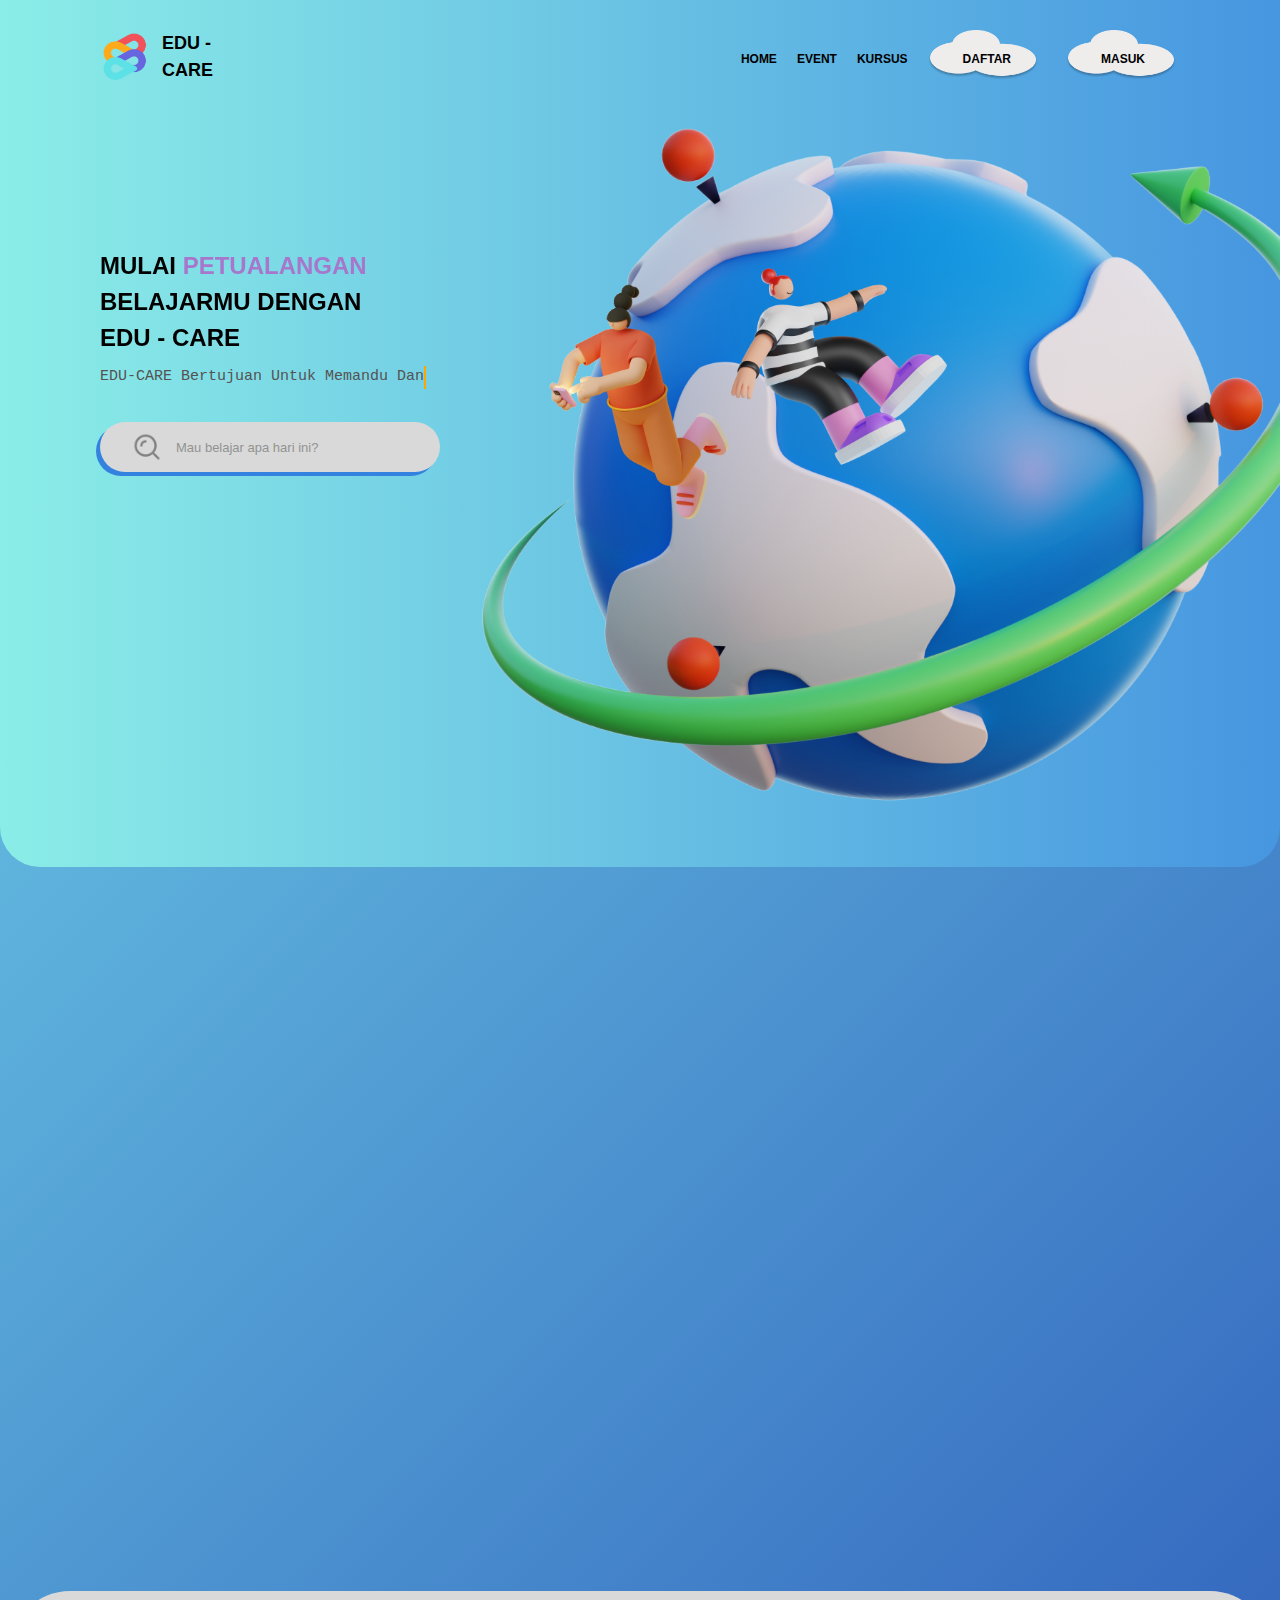
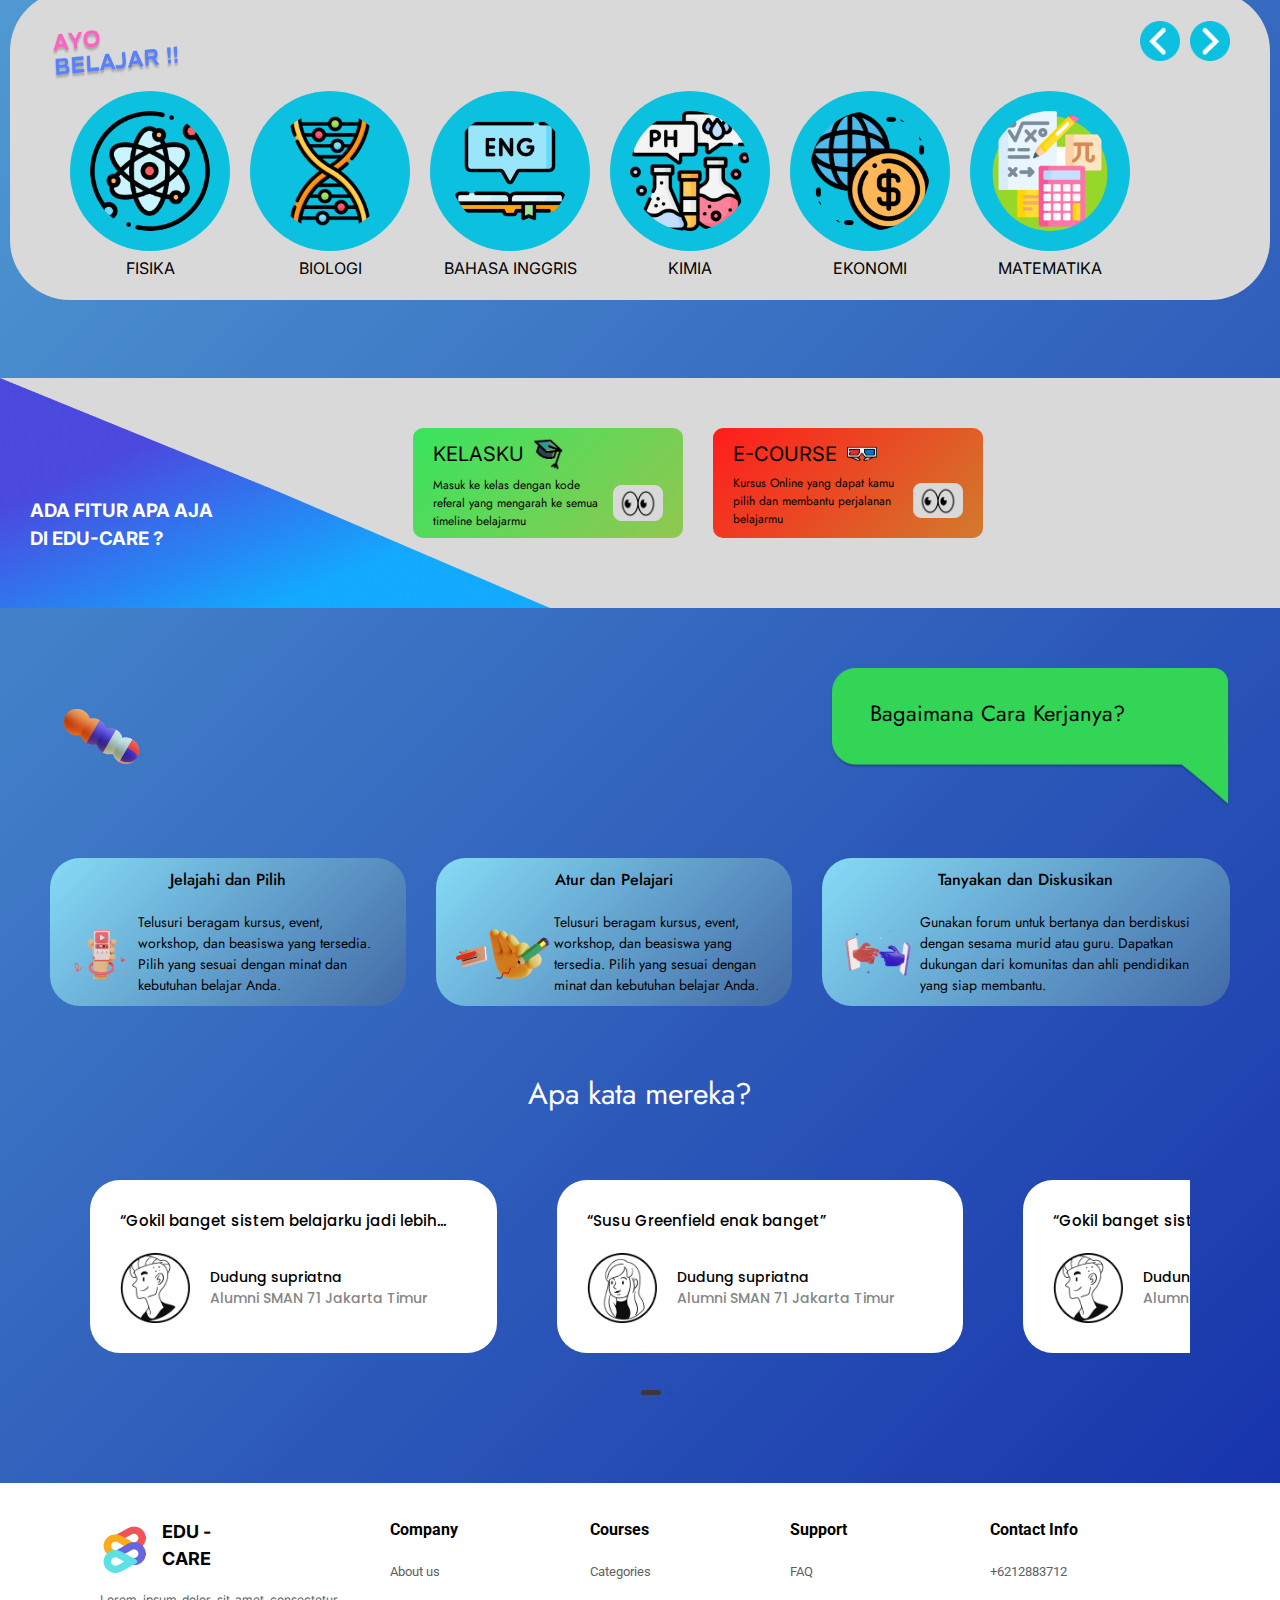
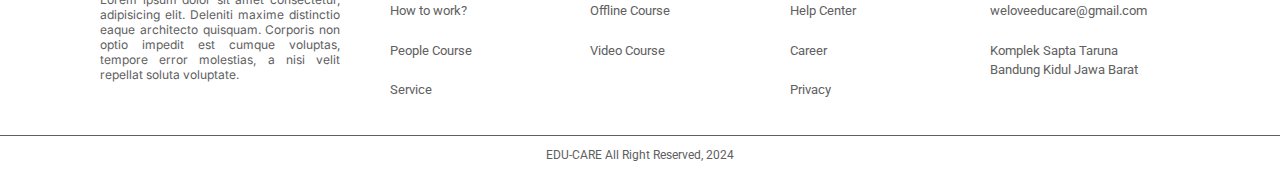
<file: index.html>
<!DOCTYPE html>
<html lang="en">
  <head>
    <meta charset="UTF-8" />
    <meta
      name="viewport"
      content="width=device-width, initial-scale=1.0, maximum-scale=1.0"
    />
    <title>Edu-Care</title>
    <link rel="icon" href="img/logo-icon.png" />
    <link
      rel="stylesheet"
      href="https://cdn.jsdelivr.net/npm/swiper@11/swiper-bundle.min.css"
    />
    <link rel="stylesheet" href="style/home_style.css" />
    <link href="https://unpkg.com/aos@2.3.1/dist/aos.css" rel="stylesheet" />
  </head>
  <body>
    <header class="navbar">
      <div class="logo-icon">
        <a href="index.html"
          ><img src="img/logo-icon.png" alt="Logo Website" /> EDU -<br />CARE</a
        >
      </div>
      <nav class="navbar-nav">
        <a href="index.html">HOME</a>
        <a href="#">EVENT</a>
        <a href="#">KURSUS</a>
        <a href="signup.html" class="nav-link">DAFTAR</a>
        <a href="login.html" class="nav-link">MASUK</a>
      </nav>
    </header>
    <section class="hero">
      <div class="hero-left">
        <h2
          data-aos="fade-right"
          data-aos-offset="200"
          data-aos-easing="ease-in-sine"
        >
          MULAI <span>PETUALANGAN</span><br />BELAJARMU DENGAN <br />EDU - CARE
        </h2>
        <p class="typewriter">
          <span class="line1">EDU-CARE Bertujuan Untuk Memandu Dan</span><br />
          <span class="line2">Memudahkan Perjalanan Belajar</span>
        </p>
        <div class="search-field">
          <img src="img/search.png" alt="search-icon" />
          <input
            type="text"
            placeholder="Mau belajar apa hari ini?"
            id="search"
          />
        </div>
      </div>
      <div class="hero-right">
        <img
          src="img/bumi.png"
          data-aos="zoom-in"
          data-aos-duration="2000"
          alt="Hero Image"
        />
      </div>
    </section>
    <section class="why-section">
      <div
        class="why-content-left"
        data-aos="flip-left"
        data-aos-easing="ease-out-cubic"
        data-aos-duration="1000"
        data-aos-delay="100"
      >
        <h2>
          MENGAPA HARUS EDU-<span class="color1">C</span
          ><span class="color2">A</span><span class="color3">R</span
          ><span class="color4">E</span><span class="color5">?</span>
        </h2>
        <img src="img/icon-why-1.png" />
        <div
          class="first-why-content"
          data-aos="fade-zoom-in"
          data-aos-easing="ease-out-cubic"
          data-aos-easing="ease-in-back"
          data-aos-duration="1000"
          data-aos-delay="200"
          data-aos-offset="0"
        >
          <h4>Pengingat dan Pelacakan Kemajuan</h4>
          <p>
            Tetap terorganisir dengan pengingat otomatis dan pantau kemajuan
            belajar Anda <br />dengan alat pemantau yang intuitif.
          </p>
        </div>
      </div>
      <div class="why-content-right">
        <div
          class="second-why"
          data-aos="fade-zoom-in"
          data-aos-easing="ease-out-cubic"
          data-aos-easing="ease-in-back"
          data-aos-duration="1000"
          data-aos-delay="200"
          data-aos-offset="0"
        >
          <img src="img/icon-why-2.png" />
          <div class="second-why-content">
            <h4>Panduan Belajar Terstruktur dan Interaktif</h4>
            <p>
              Dapatkan timeline belajar yang terorganisir untuk setiap mata
              pelajaran serta forum<br />interaktif untuk bertanya dan
              berdiskusi dengan sesama murid atau guru.
            </p>
          </div>
        </div>
        <div
          class="third-why"
          data-aos="fade-zoom-in"
          data-aos-easing="ease-out-cubic"
          data-aos-easing="ease-in-back"
          data-aos-duration="1000"
          data-aos-delay="200"
          data-aos-offset="0"
        >
          <img src="img/icon-why-3.png" />
          <div class="third-why-content">
            <h4>Informasi Lengkap Tentang Kesempatan Belajar</h4>
            <p>
              Temukan kursus, workshop, event pendidikan, dan beasiswa terbaru
              yang dapat <br />
              membantu meningkatkan pengetahuan dan keterampilan Anda.
            </p>
          </div>
        </div>
        <div
          class="fourth-why"
          data-aos="fade-zoom-in"
          data-aos-easing="ease-out-cubic"
          data-aos-easing="ease-in-back"
          data-aos-duration="1000"
          data-aos-delay="200"
          data-aos-offset="0"
        >
          <img src="img/icon-why-4.png" />
          <div class="fourth-why-content">
            <h4>Sumber Belajar yang Kaya dan Beragam</h4>
            <p>
              Akses materi belajar tambahan, artikel, video, dan sumber daya
              lainnya yang <br />dirancang untuk memperkaya proses belajar Anda.
            </p>
          </div>
        </div>
        <div
          class="fifth-why"
          data-aos="fade-zoom-in"
          data-aos-easing="ease-out-cubic"
          data-aos-easing="ease-in-back"
          data-aos-duration="1000"
          data-aos-delay="200"
          data-aos-offset="0"
        >
          <img src="img/icon-why-5.png" />
          <div class="fifth-why-content">
            <h4>Pengingat dan Pelacakan Kemajuan</h4>
            <p>
              Tetap terorganisir dengan pengingat otomatis dan pantau kemajuan
              belajar Anda <br />dengan alat pemantau yang intuitif.
            </p>
          </div>
        </div>
      </div>
    </section>
    <br /><br />
    <section class="feathures">
      <div class="feathures-top">
        <div class="feathures-head">
          <img src="img/fitur-1.png" alt="Ayo Belajar" />
          <div class="arrow-sign">
            <img src="img/left-arrow.png" alt="Ke kiri" />
            <img src="img/right-arrow.png" alt="Ke kanan" />
          </div>
        </div>
        <div class="feathures-foot">
          <div class="foot-item">
            <img src="img/logo-fisika.png" alt="Fisika" />
            <h4>FISIKA</h4>
          </div>
          <div class="foot-item">
            <img src="img/logo-bio.png" alt="Biologi" />
            <h4>BIOLOGI</h4>
          </div>
          <div class="foot-item">
            <img src="img/logo-eng.png" alt="English" />
            <h4>BAHASA INGGRIS</h4>
          </div>
          <div class="foot-item">
            <img src="img/logo-kimia.png" alt="Kimia" />
            <h4>KIMIA</h4>
          </div>
          <div class="foot-item">
            <img src="img/logo-eko.png" alt="Ekonomi" />
            <h4>EKONOMI</h4>
          </div>
          <div class="foot-item">
            <img src="img/logo-math.png" alt="Math" />
            <h4>MATEMATIKA</h4>
          </div>
        </div>
      </div>
      <br /><br />
      <div class="feathures-bot">
        <h3>ADA FITUR APA AJA<br />DI EDU-CARE ?</h3>
        <div class="feathures-bot-item">
          <div class="item" id="item-1">
            <div class="item-head">
              <h3>KELASKU</h3>
              <img src="img/kelasku-icon.png" alt="Kelasku" />
            </div>
            <div class="item-foot">
              <p>
                Masuk ke kelas dengan kode referal yang mengarah ke semua
                timeline belajarmu
              </p>
              <img src="img/peek-icon.png" alt="Peek" />
            </div>
          </div>
          <div class="item" id="item-2">
            <div class="item-head">
              <h3>E-COURSE</h3>
              <img src="img/course-icon.png" alt="Course" />
            </div>
            <div class="item-foot">
              <p>
                Kursus Online yang dapat kamu pilih dan membantu perjalanan
                belajarmu
              </p>
              <img src="img/peek-icon.png" alt="Peek" />
            </div>
          </div>
        </div>
      </div>
    </section>
    <section class="how-to-works">
      <div class="how-to-head">
        <img src="img/cara-kerja-2.png" />
        <div class="how-to-bubble">
          <img src="img/cara-kerja-1.png" />
          <h3 class="text-overlay">Bagaimana Cara Kerjanya?</h3>
        </div>
      </div>
      <div class="how-to-foot">
        <div class="how-to-item">
          <h4>Jelajahi dan Pilih</h4>
          <div class="item-card">
            <img src="img/cara-kerja-3.png" />
            <p>
              Telusuri beragam kursus, event, workshop, dan beasiswa yang
              tersedia. Pilih yang sesuai dengan minat dan kebutuhan belajar
              Anda.
            </p>
          </div>
        </div>
        <div class="how-to-item">
          <h4>Atur dan Pelajari</h4>
          <div class="item-card">
            <img src="img/cara-kerja-4.png" />
            <p>
              Telusuri beragam kursus, event, workshop, dan beasiswa yang
              tersedia. Pilih yang sesuai dengan minat dan kebutuhan belajar
              Anda.
            </p>
          </div>
        </div>
        <div class="how-to-item">
          <h4>Tanyakan dan Diskusikan</h4>
          <div class="item-card">
            <img src="img/cara-kerja-5.png" />
            <p>
              Gunakan forum untuk bertanya dan berdiskusi dengan sesama murid
              atau guru. Dapatkan dukungan dari komunitas dan ahli pendidikan
              yang siap membantu.
            </p>
          </div>
        </div>
      </div>
    </section>
    <section class="review swiper">
      <h2>Apa kata mereka?</h2>
      <div class="slider-wrapper">
        <div class="review-container swiper-wrapper">
          <div class="review-card swiper-slide">
            <p class="review-user">
              “Gokil banget sistem belajarku jadi lebih teratur dari sebelumnya”
            </p>
            <div class="card-user">
              <img src="img/person-1.png" />
              <p>
                Dudung supriatna<br /><span>Alumni SMAN 71 Jakarta Timur</span>
              </p>
            </div>
          </div>
          <div class="review-card swiper-slide">
            <p class="review-user">“Susu Greenfield enak banget”</p>
            <div class="card-user">
              <img src="img/person-2.png" />
              <p>
                Dudung supriatna<br /><span>Alumni SMAN 71 Jakarta Timur</span>
              </p>
            </div>
          </div>
          <div class="review-card swiper-slide">
            <p class="review-user">
              “Gokil banget sistem belajarku jadi lebih teratur dari sebelumnya”
            </p>
            <div class="card-user">
              <img src="img/person-1.png" />
              <p>
                Dudung supriatna<br /><span>Alumni SMAN 71 Jakarta Timur</span>
              </p>
            </div>
          </div>
          <div class="review-card swiper-slide">
            <p class="review-user">
              “Gokil banget sistem belajarku jadi lebih teratur dari sebelumnya”
            </p>
            <div class="card-user">
              <img src="img/person-1.png" />
              <p>
                Dudung supriatna<br /><span>Alumni SMAN 71 Jakarta Timur</span>
              </p>
            </div>
          </div>
          <div class="review-card swiper-slide">
            <p class="review-user">
              “Gokil banget sistem belajarku jadi lebih teratur dari sebelumnya”
            </p>
            <div class="card-user">
              <img src="img/person-1.png" />
              <p>
                Dudung supriatna<br /><span>Alumni SMAN 71 Jakarta Timur</span>
              </p>
            </div>
          </div>
          <div class="review-card swiper-slide">
            <p class="review-user">
              “Gokil banget sistem belajarku jadi lebih teratur dari sebelumnya”
            </p>
            <div class="card-user">
              <img src="img/person-1.png" />
              <p>
                Dudung supriatna<br /><span>Alumni SMAN 71 Jakarta Timur</span>
              </p>
            </div>
          </div>
          <div class="review-card swiper-slide">
            <p class="review-user">
              “AilahhhhGokil banget sistem belajarku jadi lebih teratur dari
              sebelumnya”
            </p>
            <div class="card-user">
              <img src="img/person-1.png" />
              <p>
                Dudung supriatna<br /><span>Alumni SMAN 71 Jakarta Timur</span>
              </p>
            </div>
          </div>
          <div class="review-card swiper-slide">
            <p class="review-user">
              “Asem Gokil banget sistem belajarku jadi lebih teratur dari
              sebelumnya”
            </p>
            <div class="card-user">
              <img src="img/person-1.png" />
              <p>
                Dudung supriatna<br /><span>Alumni SMAN 71 Jakarta Timur</span>
              </p>
            </div>
          </div>
        </div>
        <div class="swiper-pagination"></div>
      </div>
    </section>
    <footer class="footer">
      <div class="footer-desc">
        <div class="footer-logo">
          <img src="img/logo-icon.png" alt="Logo Website" />
          <h3>EDU -<br />CARE</h3>
        </div>
        <p>
          Lorem ipsum dolor sit amet consectetur, adipisicing elit. Deleniti
          maxime distinctio eaque architecto quisquam. Corporis non optio
          impedit est cumque voluptas, tempore error molestias, a nisi velit
          repellat soluta voluptate.
        </p>
      </div>
      <div class="footer-company">
        <h4>Company</h4>
        <ul>
          <li>About us</li>
          <li>How to work?</li>
          <li>People Course</li>
          <li>Service</li>
        </ul>
      </div>
      <div class="footer-courses">
        <h4>Courses</h4>
        <ul>
          <li>Categories</li>
          <li>Offline Course</li>
          <li>Video Course</li>
        </ul>
      </div>
      <div class="footer-support">
        <h4>Support</h4>
        <ul>
          <li>FAQ</li>
          <li>Help Center</li>
          <li>Career</li>
          <li>Privacy</li>
        </ul>
      </div>
      <div class="footer-contact">
        <h4>Contact Info</h4>
        <ul>
          <li>+6212883712</li>
          <li>weloveeducare@gmail.com</li>
          <li>Komplek Sapta Taruna Bandung Kidul Jawa Barat</li>
        </ul>
      </div>
    </footer>
    <div class="copyright">EDU-CARE All Right Reserved, 2024</div>
    <script src="https://cdn.jsdelivr.net/npm/swiper@11/swiper-bundle.min.js"></script>
    <script src="js/home.js"></script>
    <script>
      document.addEventListener("DOMContentLoaded", function () {
        const line1 = document.querySelector(".line1");
        const line2 = document.querySelector(".line2");

        line1.addEventListener("animationend", function () {
          line1.style.borderRight = "none"; // Hilangkan border-right setelah animasi selesai
          line2.style.display = "inline-block";
          line2.style.animation =
            "typing2 4s steps(30, end) forwards, blink-caret .75s step-end infinite";
        });

        line2.addEventListener("animationend", function () {
          line2.style.borderRight = "none"; // Hilangkan border-right setelah animasi selesai
        });
      });
    </script>

    <script src="https://unpkg.com/aos@2.3.1/dist/aos.js"></script>
    <script>
      AOS.init();
    </script>
  </body>
</html>
</file>
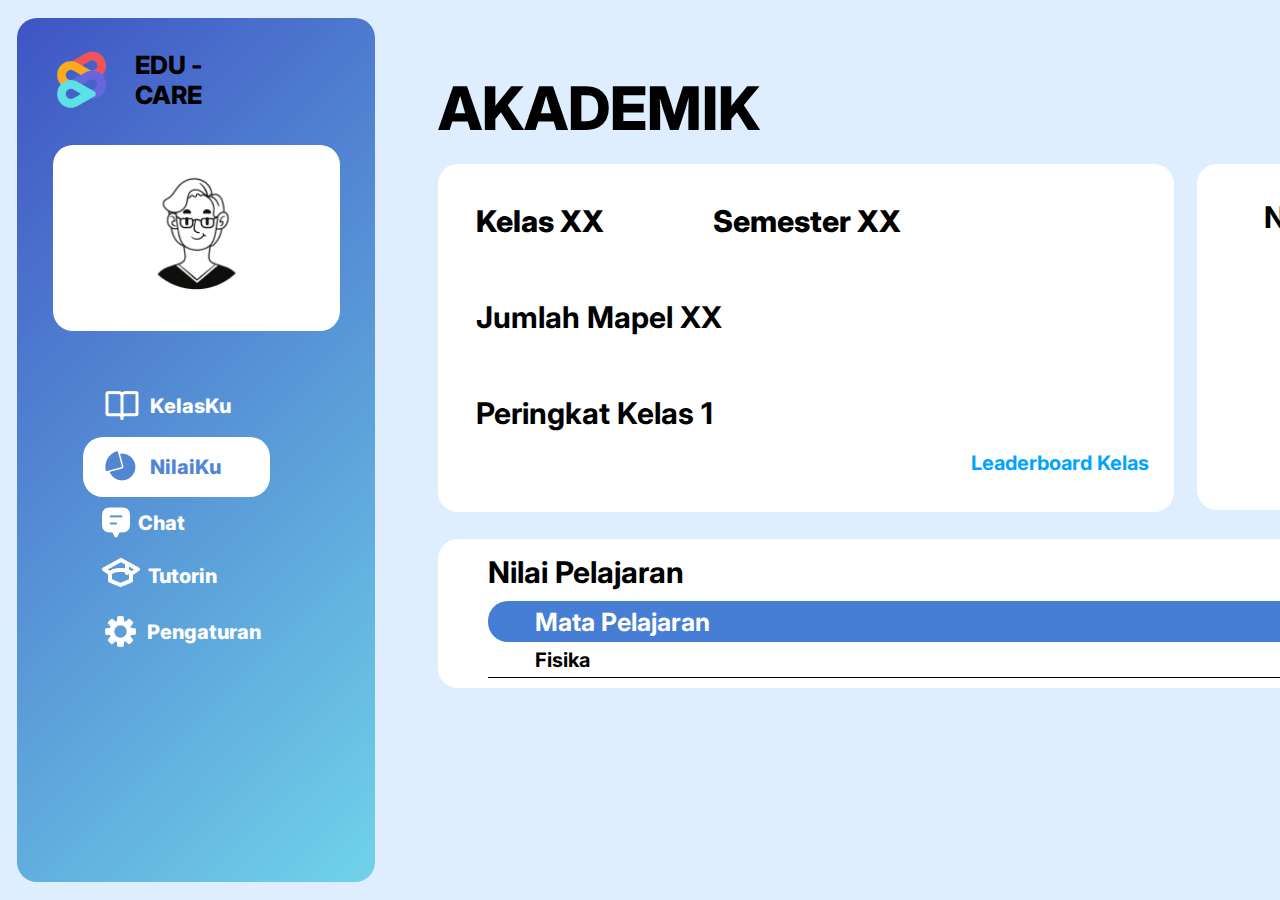
<file: academic.html>
<!DOCTYPE html>
<html lang="en">
  <head>
    <meta charset="UTF-8" />
    <meta
      name="viewport"
      content="width=device-width, initial-scale=1.0, maximum-scale=1.0"
    />
    <title>Edu-Care</title>
    <link rel="icon" href="img/logo-icon.png" />
    <link rel="stylesheet" href="style/academic_style.css" />
  </head>
  <body>
    <aside class="sidebar">
      <main class="sidebar-main">
        <div class="logo">
          <img src="img/logo-icon.png" alt="Logo Website" />
          <h1>EDU -<br />CARE</h1>
        </div>
        <div class="profile">
          <img src="img/profile-icon.png" alt="Icon Profile" />
          <h3 id="username">Ahmad Fauzi</h3>
          <h5 id="email">fauzi.fuzzy@gmail.com</h5>
        </div>
        <nav class="navbar">
          <a href="profil.html" class="kelasku"
            ><img src="img/kelas-icon.png" />KelasKu</a
          >
          <a href="academic.html" class="nilaiku"
            ><img src="img/nilaiku-active.png" />NilaiKu</a
          >
          <a href="#"><img src="img/chat-icon.png" />Chat</a>
          <a href="#"><img src="img/liveclass-icon.png" />Tutorin</a>

          <a href="#"><img src="img/pengaturan-icon.png" />Pengaturan</a>
        </nav>
      </main>
    </aside>
    <main class="main-content">
      <h1>AKADEMIK</h1>
      <div class="content-container">
        <section class="info-siswa">
          <div class="top-info">
            <h4>Kelas <span id="kelas">XX</span></h4>
            <h4 class="semester">Semester <span id="semester">XX</span></h4>
          </div>
          <div class="info-content">
            <h4>Jumlah Mapel <span id="jumlah-mapel">XX</span></h4>
            <h4>Peringkat Kelas 1</h4>
          </div>
          <h4
            style="
              font-size: 20px;
              font-weight: 700;
              color: #00a3ff;
              display: flex;
              justify-content: flex-end;
              margin-top: 20px;
              margin-right: 25px;
              cursor: pointer;
            "
          >
            Leaderboard Kelas
          </h4>
        </section>
        <section class="rata-nilai">
          <h3>Nilai Rata - rata</h3>
          <h3 class="rata-rata" id="rata-rata">xxxx</h3>
        </section>
      </div>
      <section class="nilai-siswa">
        <h3>Nilai Pelajaran</h3>
        <article class="info-nilai">
          <div class="header-nilai">
            <h4>Mata Pelajaran</h4>
            <h4>Nilai</h4>
          </div>
          <div class="score">
            <h5 id="fisika">Fisika</h5>
            <h5 id="physics">70.00</h5>
          </div>
        </article>
      </section>
    </main>
    <script src="js/academic.js"></script>
    <script>
      const nilai = document.querySelectorAll(".score");

      nilai.forEach((item) => {
        item.addEventListener("click", function () {
          window.location.href = "nilai.html";
        });
      });
    </script>
  </body>
</html>
</file>
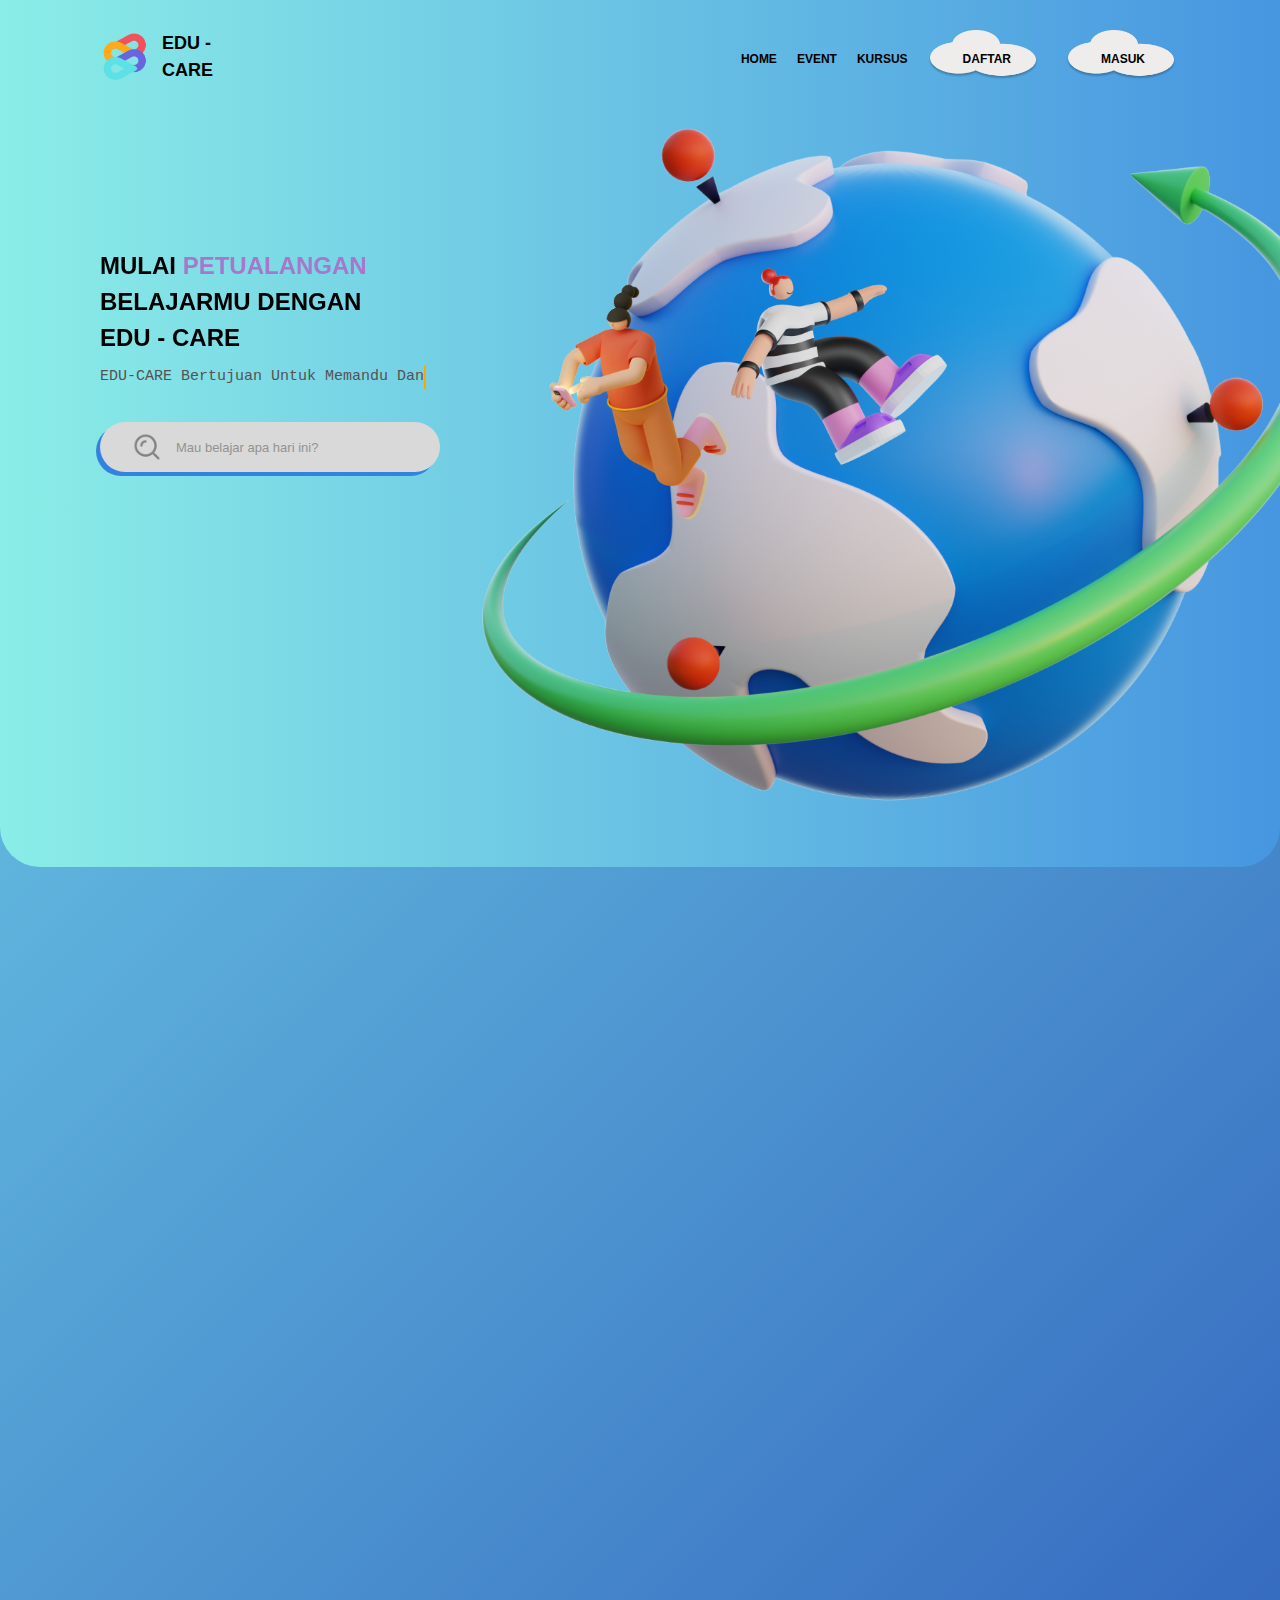
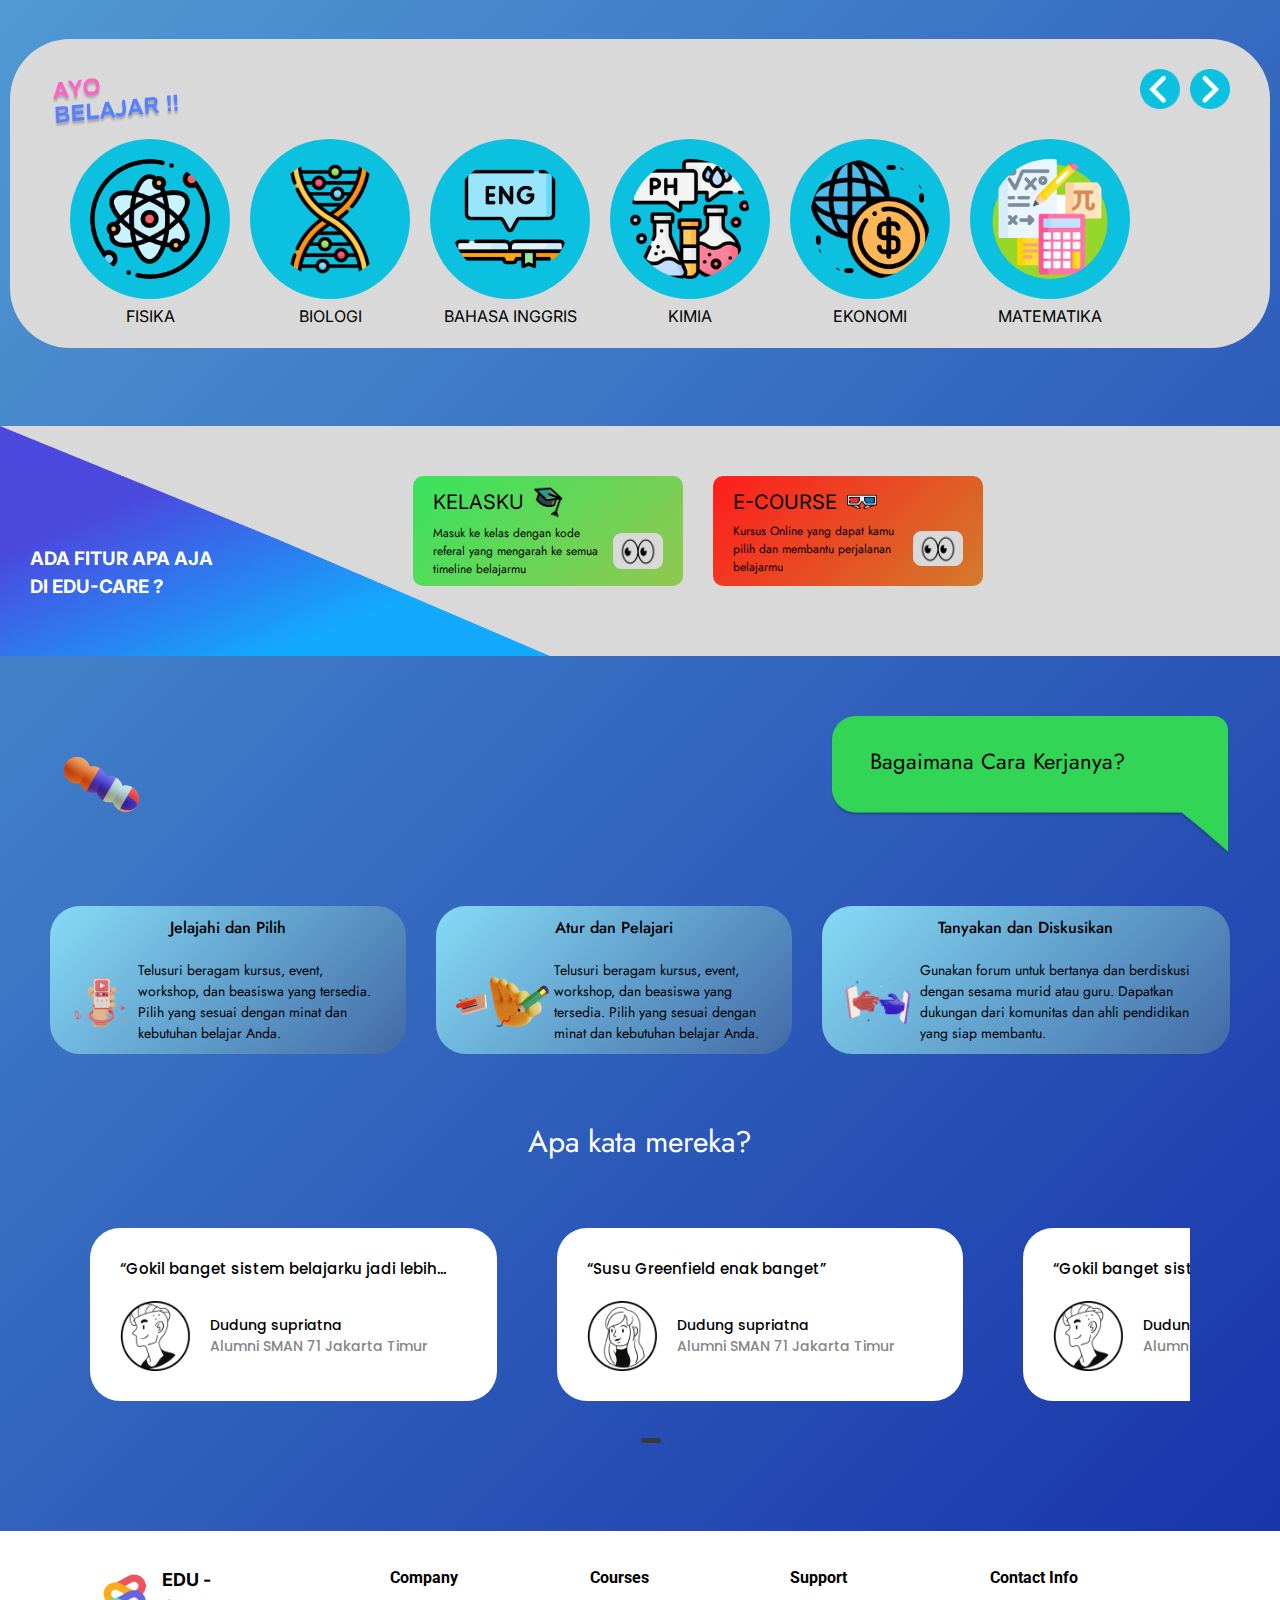
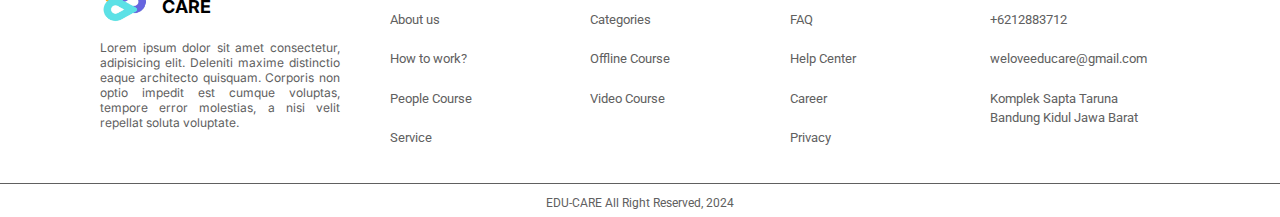
<file: home.html>
<!DOCTYPE html>
<html lang="en">
  <head>
    <meta charset="UTF-8" />
    <meta
      name="viewport"
      content="width=device-width, initial-scale=1.0, maximum-scale=1.0"
    />
    <title>Edu-Care</title>
    <link rel="icon" href="img/logo-icon.png" />
    <link
      rel="stylesheet"
      href="https://cdn.jsdelivr.net/npm/swiper@11/swiper-bundle.min.css"
    />
    <link rel="stylesheet" href="style/home_style.css" />
    <link href="https://unpkg.com/aos@2.3.1/dist/aos.css" rel="stylesheet">
  </head>
  <body>
    <header class="navbar">
      <div class="logo-icon">
        <a href="home.html"
          ><img src="img/logo-icon.png" alt="Logo Website" id="edu" /> EDU -<br />CARE</a
        >
      </div>
      <nav class="navbar-nav">
        <a href="#">HOME</a>
        <a href="#">EVENT</a>
        <a href="#">KURSUS</a>
        <a href="signup.php" class="nav-link">DAFTAR</a>
        <a href="login.php" class="nav-link">MASUK</a>
      </nav>
    </header>
    <section class="hero">
      <div class="hero-left">
        <h2 data-aos="fade-right" data-aos-offset="200" data-aos-easing="ease-in-sine">
          MULAI <span>PETUALANGAN</span><br />BELAJARMU DENGAN <br />EDU - CARE
        </h2>
        <p class="typewriter">
          <span class="line1">EDU-CARE Bertujuan Untuk Memandu Dan</span><br />
          <span class="line2">Memudahkan Perjalanan Belajar</span>
        </p>
        <div class="search-field">
          <img src="img/search.png" alt="search-icon" />
          <input
            type="text"
            placeholder="Mau belajar apa hari ini?"
            id="search"
          />
        </div>
      </div>
      <div class="hero-right">
        <img src="img/bumi.png" data-aos="zoom-in" data-aos-duration="2000" alt="Hero Image" />
      </div>
    </section>
    <br><br>
    <section class="why-section">
      <div class="why-content-left" data-aos="flip-left" data-aos-easing="ease-out-cubic" data-aos-duration="1000" data-aos-delay="100">
        <h2>
          MENGAPA HARUS EDU-<span class="color1">C</span
          ><span class="color2">A</span><span class="color3">R</span
          ><span class="color4">E</span><span class="color5">?</span>
        </h2>
        <img src="img/icon-why-1.png" />
        <div class="first-why-content" data-aos="fade-zoom-in" data-aos-easing="ease-out-cubic" data-aos-easing="ease-in-back" data-aos-duration="1000" data-aos-delay="200" data-aos-offset="0">
          <h4>Pengingat dan Pelacakan Kemajuan</h4>
          <p>
            Tetap terorganisir dengan pengingat otomatis dan pantau kemajuan
            belajar Anda <br />dengan alat pemantau yang intuitif.
          </p>
        </div>
      </div>
      <div class="why-content-right">
        <div class="second-why" data-aos="fade-zoom-in" data-aos-easing="ease-out-cubic" data-aos-easing="ease-in-back" data-aos-duration="1000" data-aos-delay="200" data-aos-offset="0">
          <img src="img/icon-why-2.png" />
          <div class="second-why-content">
            <h4>Panduan Belajar Terstruktur dan Interaktif</h4>
            <p>
              Dapatkan timeline belajar yang terorganisir untuk setiap mata
              pelajaran serta forum<br />interaktif untuk bertanya dan
              berdiskusi dengan sesama murid atau guru.
            </p>
          </div>
        </div>
        <div class="third-why" data-aos="fade-zoom-in"data-aos-easing="ease-out-cubic"  data-aos-easing="ease-in-back" data-aos-duration="1000" data-aos-delay="200" data-aos-offset="0">
          <img src="img/icon-why-3.png" />
          <div class="third-why-content">
            <h4>Informasi Lengkap Tentang Kesempatan Belajar</h4>
            <p>
              Temukan kursus, workshop, event pendidikan, dan beasiswa terbaru
              yang dapat <br />
              membantu meningkatkan pengetahuan dan keterampilan Anda.
            </p>
          </div>
        </div>
        <div class="fourth-why" data-aos="fade-zoom-in" data-aos-easing="ease-out-cubic" data-aos-easing="ease-in-back" data-aos-duration="1000" data-aos-delay="200" data-aos-offset="0">
          <img src="img/icon-why-4.png" />
          <div class="fourth-why-content">
            <h4>Sumber Belajar yang Kaya dan Beragam</h4>
            <p>
              Akses materi belajar tambahan, artikel, video, dan sumber daya
              lainnya yang <br />dirancang untuk memperkaya proses belajar Anda.
            </p>
          </div>
        </div>
        <div class="fifth-why" data-aos="fade-zoom-in" data-aos-easing="ease-out-cubic" data-aos-easing="ease-in-back" data-aos-duration="1000" data-aos-delay="200" data-aos-offset="0">
          <img src="img/icon-why-5.png" />
          <div class="fifth-why-content">
            <h4>Pengingat dan Pelacakan Kemajuan</h4>
            <p>
              Tetap terorganisir dengan pengingat otomatis dan pantau kemajuan
              belajar Anda <br />dengan alat pemantau yang intuitif.
            </p>
          </div>
        </div>
      </div>
    </section>
    <br><br>
    <section class="feathures">
      <div class="feathures-top">
        <div class="feathures-head">
          <img src="img/fitur-1.png" alt="Ayo Belajar" />
          <div class="arrow-sign">
            <img src="img/left-arrow.png" alt="Ke kiri" />
            <img src="img/right-arrow.png" alt="Ke kanan" />
          </div>
        </div>
        <div class="feathures-foot" >
          <div class="foot-item">
            <img src="img/logo-fisika.png" alt="Fisika" />
            <h4>FISIKA</h4>
          </div>
          <div class="foot-item">
            <img src="img/logo-bio.png" alt="Biologi" />
            <h4>BIOLOGI</h4>
          </div>
          <div class="foot-item">
            <img src="img/logo-eng.png" alt="English" />
            <h4>BAHASA INGGRIS</h4>
          </div>
          <div class="foot-item">
            <img src="img/logo-kimia.png" alt="Kimia" />
            <h4>KIMIA</h4>
          </div>
          <div class="foot-item">
            <img src="img/logo-eko.png" alt="Ekonomi" />
            <h4>EKONOMI</h4>
          </div>
          <div class="foot-item">
            <img src="img/logo-math.png" alt="Math" />
            <h4>MATEMATIKA</h4>
          </div>
        </div>
      </div>
      <br><br>
      <div class="feathures-bot">
        <h3>ADA FITUR APA AJA<br />DI EDU-CARE ?</h3>
        <div class="feathures-bot-item">
          <div class="item" id="item-1">
            <div class="item-head">
              <h3>KELASKU</h3>
              <img src="img/kelasku-icon.png" alt="Kelasku" />
            </div>
            <div class="item-foot">
              <p>
                Masuk ke kelas dengan kode referal yang mengarah ke semua
                timeline belajarmu
              </p>
              <img src="img/peek-icon.png" alt="Peek" />
            </div>
          </div>
          <div class="item" id="item-2">
            <div class="item-head">
              <h3>E-COURSE</h3>
              <img src="img/course-icon.png" alt="Course" />
            </div>
            <div class="item-foot">
              <p>
                Kursus Online yang dapat kamu pilih dan membantu perjalanan
                belajarmu
              </p>
              <img src="img/peek-icon.png" alt="Peek" />
            </div>
          </div>
        </div>
      </div>
    </section>
    <section class="how-to-works">
      <div class="how-to-head">
        <img src="img/cara-kerja-2.png" />
        <div class="how-to-bubble">
          <img src="img/cara-kerja-1.png" />
          <h3 class="text-overlay">Bagaimana Cara Kerjanya?</h3>
        </div>
      </div>
      <div class="how-to-foot">
        <div class="how-to-item">
          <h4>Jelajahi dan Pilih</h4>
          <div class="item-card">
            <img src="img/cara-kerja-3.png" />
            <p>
              Telusuri beragam kursus, event, workshop, dan beasiswa yang
              tersedia. Pilih yang sesuai dengan minat dan kebutuhan belajar
              Anda.
            </p>
          </div>
        </div>
        <div class="how-to-item">
          <h4>Atur dan Pelajari</h4>
          <div class="item-card">
            <img src="img/cara-kerja-4.png" />
            <p>
              Telusuri beragam kursus, event, workshop, dan beasiswa yang
              tersedia. Pilih yang sesuai dengan minat dan kebutuhan belajar
              Anda.
            </p>
          </div>
        </div>
        <div class="how-to-item">
          <h4>Tanyakan dan Diskusikan</h4>
          <div class="item-card">
            <img src="img/cara-kerja-5.png" />
            <p>
              Gunakan forum untuk bertanya dan berdiskusi dengan sesama murid
              atau guru. Dapatkan dukungan dari komunitas dan ahli pendidikan
              yang siap membantu.
            </p>
          </div>
        </div>
      </div>
    </section>
    <section class="review swiper">
      <h2>Apa kata mereka?</h2>
      <div class="slider-wrapper">
        <div class="review-container swiper-wrapper">
          <div class="review-card swiper-slide">
            <p class="review-user">
              “Gokil banget sistem belajarku jadi lebih teratur dari sebelumnya”
            </p>
            <div class="card-user">
              <img src="img/person-1.png" />
              <p>
                Dudung supriatna<br /><span>Alumni SMAN 71 Jakarta Timur</span>
              </p>
            </div>
          </div>
          <div class="review-card swiper-slide">
            <p class="review-user">“Susu Greenfield enak banget”</p>
            <div class="card-user">
              <img src="img/person-2.png" />
              <p>
                Dudung supriatna<br /><span>Alumni SMAN 71 Jakarta Timur</span>
              </p>
            </div>
          </div>
          <div class="review-card swiper-slide">
            <p class="review-user">
              “Gokil banget sistem belajarku jadi lebih teratur dari sebelumnya”
            </p>
            <div class="card-user">
              <img src="img/person-1.png" />
              <p>
                Dudung supriatna<br /><span>Alumni SMAN 71 Jakarta Timur</span>
              </p>
            </div>
          </div>
          <div class="review-card swiper-slide">
            <p class="review-user">
              “Gokil banget sistem belajarku jadi lebih teratur dari sebelumnya”
            </p>
            <div class="card-user">
              <img src="img/person-1.png" />
              <p>
                Dudung supriatna<br /><span>Alumni SMAN 71 Jakarta Timur</span>
              </p>
            </div>
          </div>
          <div class="review-card swiper-slide">
            <p class="review-user">
              “Gokil banget sistem belajarku jadi lebih teratur dari sebelumnya”
            </p>
            <div class="card-user">
              <img src="img/person-1.png" />
              <p>
                Dudung supriatna<br /><span>Alumni SMAN 71 Jakarta Timur</span>
              </p>
            </div>
          </div>
          <div class="review-card swiper-slide">
            <p class="review-user">
              “Gokil banget sistem belajarku jadi lebih teratur dari sebelumnya”
            </p>
            <div class="card-user">
              <img src="img/person-1.png" />
              <p>
                Dudung supriatna<br /><span>Alumni SMAN 71 Jakarta Timur</span>
              </p>
            </div>
          </div>
          <div class="review-card swiper-slide">
            <p class="review-user">
              “AilahhhhGokil banget sistem belajarku jadi lebih teratur dari
              sebelumnya”
            </p>
            <div class="card-user">
              <img src="img/person-1.png" />
              <p>
                Dudung supriatna<br /><span>Alumni SMAN 71 Jakarta Timur</span>
              </p>
            </div>
          </div>
          <div class="review-card swiper-slide">
            <p class="review-user">
              “Asem Gokil banget sistem belajarku jadi lebih teratur dari
              sebelumnya”
            </p>
            <div class="card-user">
              <img src="img/person-1.png" />
              <p>
                Dudung supriatna<br /><span>Alumni SMAN 71 Jakarta Timur</span>
              </p>
            </div>
          </div>
        </div>
        <div class="swiper-pagination"></div>
      </div>
    </section>
    <footer class="footer">
      <div class="footer-desc">
        <div class="footer-logo">
          <img src="img/logo-icon.png" alt="Logo Website" />
          <h3>EDU -<br />CARE</h3>
        </div>
        <p>
          Lorem ipsum dolor sit amet consectetur, adipisicing elit. Deleniti
          maxime distinctio eaque architecto quisquam. Corporis non optio
          impedit est cumque voluptas, tempore error molestias, a nisi velit
          repellat soluta voluptate.
        </p>
      </div>
      <div class="footer-company">
        <h4>Company</h4>
        <ul>
          <li>About us</li>
          <li>How to work?</li>
          <li>People Course</li>
          <li>Service</li>
        </ul>
      </div>
      <div class="footer-courses">
        <h4>Courses</h4>
        <ul>
          <li>Categories</li>
          <li>Offline Course</li>
          <li>Video Course</li>
        </ul>
      </div>
      <div class="footer-support">
        <h4>Support</h4>
        <ul>
          <li>FAQ</li>
          <li>Help Center</li>
          <li>Career</li>
          <li>Privacy</li>
        </ul>
      </div>
      <div class="footer-contact">
        <h4>Contact Info</h4>
        <ul>
          <li>+6212883712</li>
          <li>weloveeducare@gmail.com</li>
          <li>Komplek Sapta Taruna Bandung Kidul Jawa Barat</li>
        </ul>
      </div>
    </footer>
    <div class="copyright">EDU-CARE All Right Reserved, 2024</div>
    <script src="https://cdn.jsdelivr.net/npm/swiper@11/swiper-bundle.min.js"></script>
    <script src="js/home.js"></script>
    <script>
      document.addEventListener("DOMContentLoaded", function () {
        const line1 = document.querySelector(".line1");
        const line2 = document.querySelector(".line2");

        line1.addEventListener("animationend", function () {
          line1.style.borderRight = "none"; // Hilangkan border-right setelah animasi selesai
          line2.style.display = "inline-block";
          line2.style.animation =
            "typing2 4s steps(30, end) forwards, blink-caret .75s step-end infinite";
        });

        line2.addEventListener("animationend", function () {
          line2.style.borderRight = "none"; // Hilangkan border-right setelah animasi selesai
        });
      });
    </script>




    <script src="https://unpkg.com/aos@2.3.1/dist/aos.js"></script>
    <script>
      AOS.init();
    </script>
  </body>
</html>
</file>
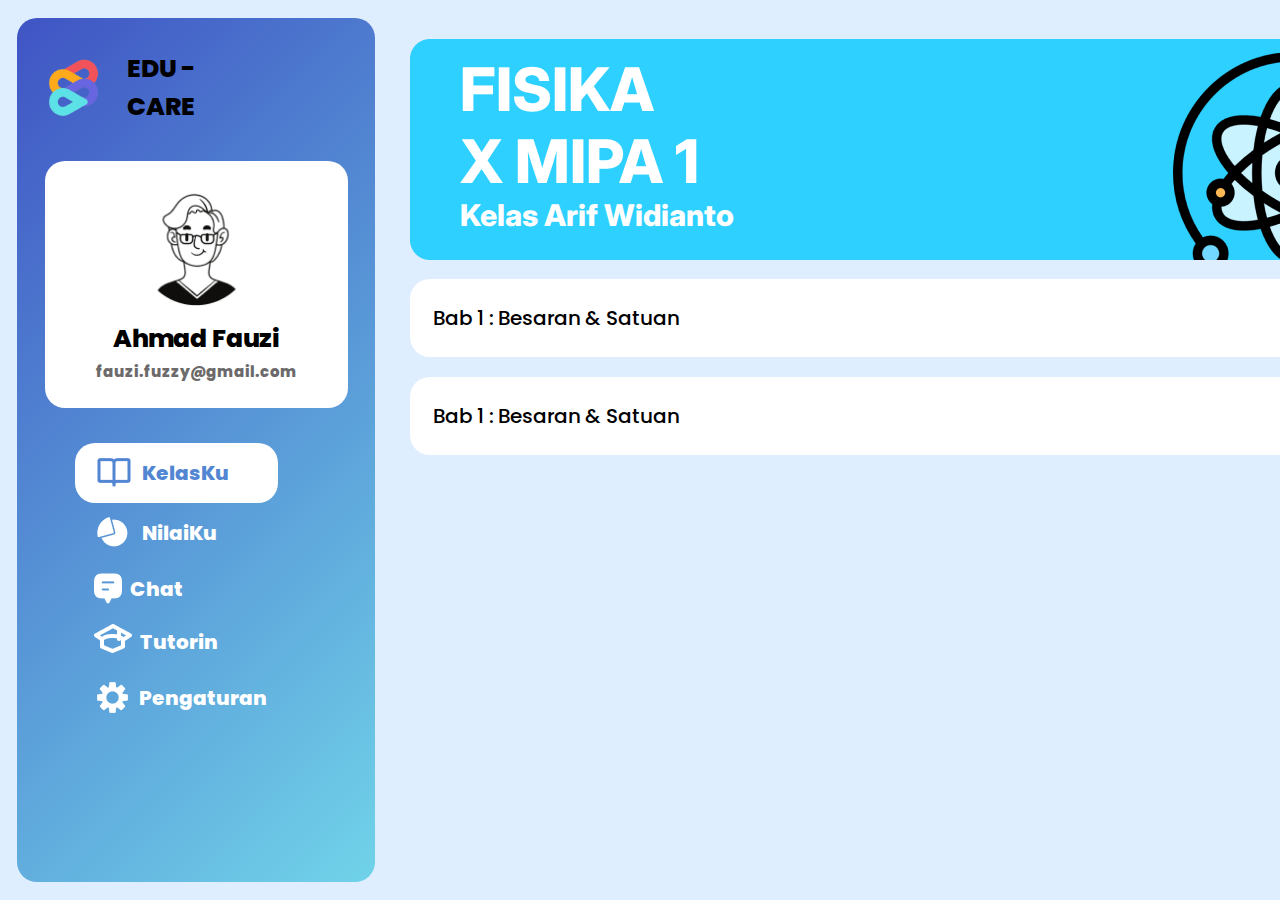
<file: kelasku.html>
<!DOCTYPE html>
<html lang="en">
  <head>
    <meta charset="UTF-8" />
    <meta
      name="viewport"
      content="width=device-width, initial-scale=1.0, maximum-scale=1.0"
    />
    <title>Edu-Care</title>
    <link rel="icon" href="img/logo-icon.png" />
    <link rel="stylesheet" href="style/kelasku_style.css" />
  </head>
  <body>
    <aside class="sidebar">
      <main class="sidebar-main">
        <div class="logo">
          <img src="img/logo-icon.png" alt="Logo Website" />
          <h1>EDU -<br />CARE</h1>
        </div>
        <div class="profile">
          <img src="img/profile-icon.png" alt="Icon Profile" />
          <h3 id="username">Ahmad Fauzi</h3>
          <h5 id="email">fauzi.fuzzy@gmail.com</h5>
        </div>
        <nav class="navbar">
          <a href="profil.html" class="kelasku"
            ><img src="img/kelasku-active.png" />KelasKu</a
          >
          <a href="academic.html" class="nilaiku"
            ><img src="img/nilaiku.png" />NilaiKu</a
          >
          <a href="#"><img src="img/chat-icon.png" />Chat</a>
          <a href="#"><img src="img/liveclass-icon.png" />Tutorin</a>

          <a href="#"><img src="img/pengaturan-icon.png" />Pengaturan</a>
        </nav>
      </main>
    </aside>
    <main class="main-content">
      <header class="header">
        <h2>FISIKA</h2>
        <h2>X MIPA 1</h2>
        <h4>Kelas Arif Widianto</h4>
      </header>
      <section class="materi-accordion">
        <article class="materi-container">
          <div class="materi-content">
            <div class="label">
              <h5>Bab 1 : Besaran & Satuan</h5>
              <img src="img/arrow-accordion.png" alt="Accordion" />
            </div>
            <div class="content">
              <ol class="content-list">
                <li>
                  <div class="content-line">
                    <h6>
                      <img src="img/judul_materi.png" alt="Judul" />Pengukuran
                      Besaran Fisika
                    </h6>
                    <input type="checkbox" name="finished" />
                  </div>
                  <div class="content-line">
                    <h6 class="video-content">
                      <img src="img/video_materi.png" alt="Video" />Video
                      pengukuran panjang massa dan waktu
                    </h6>
                    <input type="checkbox" name="finished" />
                  </div>
                  <div class="content-line">
                    <h6>
                      <img src="img/tugas_materi.png" alt="Tugas" />Tugas 1 :
                      Uji Kompetensi
                    </h6>
                    <input type="checkbox" name="finished" />
                  </div>
                </li>
                <hr />
                <li>
                  <div class="content-line">
                    <h6>
                      <img src="img/judul_materi.png" alt="Judul" />Penjumlahan
                      Vektor
                    </h6>
                    <input type="checkbox" name="finished" />
                  </div>
                  <div class="content-line">
                    <h6 class="video-content">
                      <img src="img/video_materi.png" alt="Video" />Cara
                      menghitung jumlah Vektor
                    </h6>
                    <input type="checkbox" name="finished" />
                  </div>
                  <div class="content-line">
                    <h6>
                      <img src="img/tugas_materi.png" alt="Tugas" />Tugas 1 :
                      Uji Kompetensi
                    </h6>
                    <input type="checkbox" name="finished" />
                  </div>
                  <div class="content-line">
                    <h6>
                      <img src="img/quiz_materi.png" alt="Tugas" />Quiz Akhir
                    </h6>
                    <input type="checkbox" name="finished" />
                  </div>
                </li>
              </ol>
            </div>
          </div>
          <div class="video-container">
            <img src="img/video-img.png" alt="Video Image" />
            <p>Cara pengukuran panjang massa dan waktu</p>
            <p class="nama-guru">
              <img src="img/Ellipse 861.png" alt="Orang" />Arif Widianto
            </p>
            <p>
              Lorem ipsum dolor sit amet consectetur adipisicing elit. sadasda
            </p>
            <a href="video.html"
              >Tonton Sekarang<img src="img/play-button.png" alt="Play" />
            </a>
          </div>
        </article>
        <article class="materi-container">
          <div class="materi-content">
            <div class="label">
              <h5>Bab 1 : Besaran & Satuan</h5>
              <img src="img/arrow-accordion.png" alt="Accordion" />
            </div>
            <div class="content">
              <ol class="content-list">
                <li>
                  <div class="content-line">
                    <h6>
                      <img src="img/judul_materi.png" alt="Judul" />Pengukuran
                      Besaran Fisika
                    </h6>
                    <input type="checkbox" name="finished" />
                  </div>
                  <div class="content-line">
                    <h6 class="video-content">
                      <img src="img/video_materi.png" alt="Video" />Video
                      pengukuran panjang massa dan waktu
                    </h6>
                    <input type="checkbox" name="finished" />
                  </div>
                  <div class="content-line">
                    <h6>
                      <img src="img/tugas_materi.png" alt="Tugas" />Tugas 1 :
                      Uji Kompetensi
                    </h6>
                    <input type="checkbox" name="finished" />
                  </div>
                </li>
                <hr />
                <li>
                  <div class="content-line">
                    <h6>
                      <img src="img/judul_materi.png" alt="Judul" />Penjumlahan
                      Vektor
                    </h6>
                    <input type="checkbox" name="finished" />
                  </div>
                  <div class="content-line">
                    <h6 class="video-content">
                      <img src="img/video_materi.png" alt="Video" />Cara
                      menghitung jumlah Vektor
                    </h6>
                    <input type="checkbox" name="finished" />
                  </div>
                  <div class="content-line">
                    <h6>
                      <img src="img/tugas_materi.png" alt="Tugas" />Tugas 1 :
                      Uji Kompetensi
                    </h6>
                    <input type="checkbox" name="finished" />
                  </div>
                  <div class="content-line">
                    <h6>
                      <img src="img/quiz_materi.png" alt="Tugas" />Quiz Akhir
                    </h6>
                    <input type="checkbox" name="finished" />
                  </div>
                </li>
              </ol>
            </div>
          </div>
          <div class="video-container">
            <img src="img/video-img.png" alt="Video Image" />
            <p>Cara pengukuran panjang massa dan waktu</p>
            <p class="nama-guru">
              <img src="img/Ellipse 861.png" alt="Orang" />Arif Widianto
            </p>
            <p>
              Lorem ipsum dolor sit amet consectetur adipisicing elit. sadasda
            </p>
            <a href="video.html"
              >Tonton Sekarang<img src="img/play-button.png" alt="Play" />
            </a>
          </div>
        </article>
      </section>
    </main>

    <script>
      const accordion = document.querySelectorAll(".materi-container");

      accordion.forEach((accordion) => {
        accordion.addEventListener("click", function () {
          this.classList.toggle("active");
        });
      });

      const content = document.querySelectorAll(".content");
      content.forEach((content) => {
        content.addEventListener("click", function (event) {
          event.stopPropagation();
        });
      });

      document
        .querySelectorAll(".materi-content .video-content")
        .forEach((video) => {
          video.addEventListener("click", function () {
            const materi = this.closest(".materi-content");

            const article = this.closest("article");
            const videoContainer = article.querySelector(".video-container");

            if (videoContainer) {
              videoContainer.classList.toggle("active");
              if (videoContainer.classList.contains("active")) {
                materi.style.width = "60%";
                article.style.gap = "20px";
              } else {
                materi.style.width = "100%";
                article.style.gap = "0px";
              }
            }
          });
        });
    </script>
  </body>
</html>
</file>
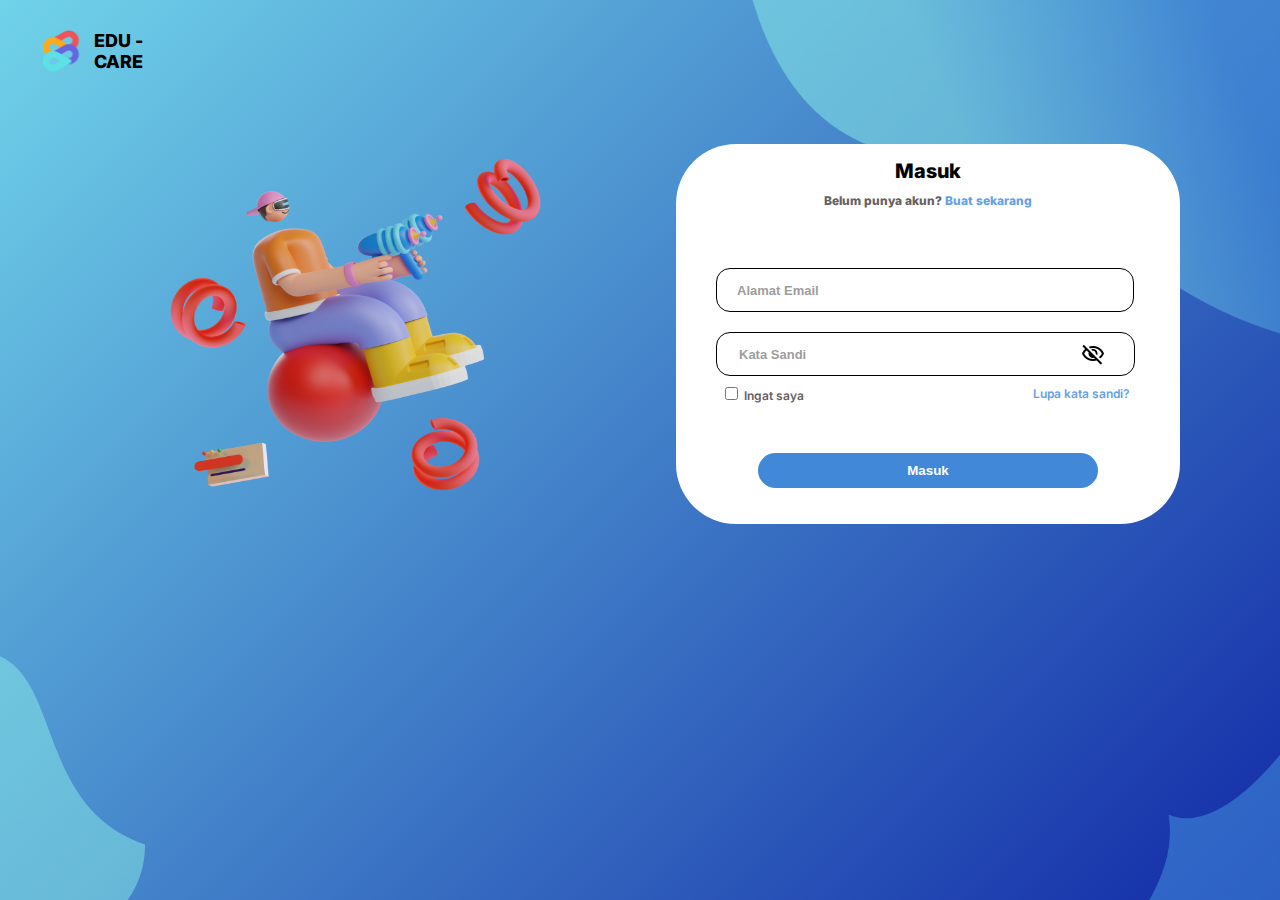
<file: login.html>
<!DOCTYPE html>
<html lang="en">

<head>
    <meta charset="UTF-8" />
    <meta name="viewport" content="width=device-width, initial-scale=1.0" />
    <title>Edu - Care</title>
    <link rel="icon" href="img/logo-icon.png" />
    <link rel="stylesheet" href="style/login_style.css" />
</head>

<body>
    <nav class="navbar">
        <div class="logo-icon">
            <a href="home.html">
                <img src="img/logo-icon.png" alt="" />
                <span>EDU -<br />CARE</span>
            </a>
        </div>
    </nav>
    <section class="login-container">
        <div class="login-left">
            <img src="img/login-icon.png" alt="" />
        </div>
        <form id="loginForm" class="login-right" onsubmit="handleLogin()">
            <div class="login-card">
                <h4>Masuk</h4>
                <p>Belum punya akun? <a href="signup.php">Buat sekarang</a></p>
                <div class="biodata">
                    <input type="email" id="email" name="email" placeholder="Alamat Email" />
                    <div class="pass-container" id="pass-container">
                        <input type="password" id="password" name="password" placeholder="Kata Sandi" />
                        <img src="img/eye-off.png" id="eye-icon" />
                    </div>
                    <div class="remember-me">
                        <div class="remember-me-container">
                            <input type="checkbox" name="remember-me" id="remember-me" />
                            <label for="remember-me">Ingat saya</label>
                        </div>
                        <a href="#">Lupa kata sandi?</a>
                    </div>
                </div>
                <button type="submit" id="login-btn" onclick="handleLogin()">
                    Masuk
                </button>
            </div>
        </form>
    </section>

    <script src="js/login.js"></script>
</body>

</html>
</file>
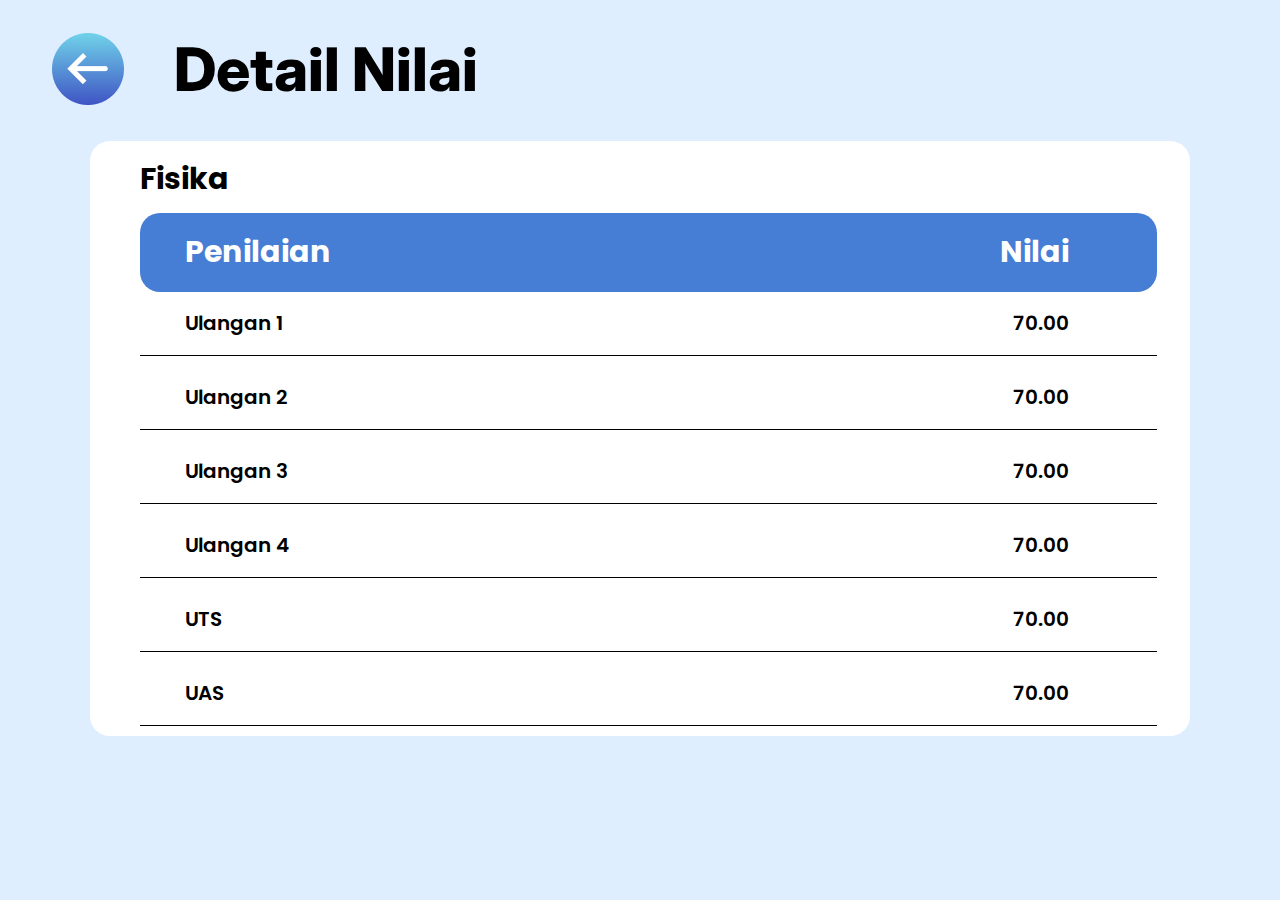
<file: nilai.html>
<!DOCTYPE html>
<html lang="en">
  <head>
    <meta charset="UTF-8" />
    <meta
      name="viewport"
      content="width=device-width, initial-scale=1.0, maximum-scale=1.0"
    />
    <title>Edu-Care</title>
    <link rel="icon" href="img/logo-icon.png" />
    <link rel="stylesheet" href="style/nilai_style.css" />
  </head>
  <body>
    <header class="header" style="cursor: pointer">
      <img src="img/back-button.png" class="back-button" alt="Back Button" />
      <h2 class="title">Detail Nilai</h2>
    </header>
    <main class="main-container">
      <h3>Fisika</h3>
      <section class="info-nilai">
        <div class="header-nilai">
          <h4>Penilaian</h4>
          <h4>Nilai</h4>
        </div>
        <div class="score">
          <h5>Ulangan 1</h5>
          <h5 id="ul-1">70.00</h5>
        </div>
        <div class="score">
          <h5>Ulangan 2</h5>
          <h5 id="ul-2">70.00</h5>
        </div>
        <div class="score">
          <h5>Ulangan 3</h5>
          <h5 id="ul-3">70.00</h5>
        </div>
        <div class="score">
          <h5>Ulangan 4</h5>
          <h5 id="ul-4">70.00</h5>
        </div>
        <div class="score">
          <h5>UTS</h5>
          <h5 id="uts">70.00</h5>
        </div>
        <div class="score">
          <h5>UAS</h5>
          <h5 id="uas">70.00</h5>
        </div>
      </section>
    </main>
    <script src="js/nilai.js"></script>
    <script>
      const backButton = document.querySelector(".header");

      backButton.addEventListener("click", function () {
        window.location.href = "academic.html";
      });
    </script>
  </body>
</html>
</file>
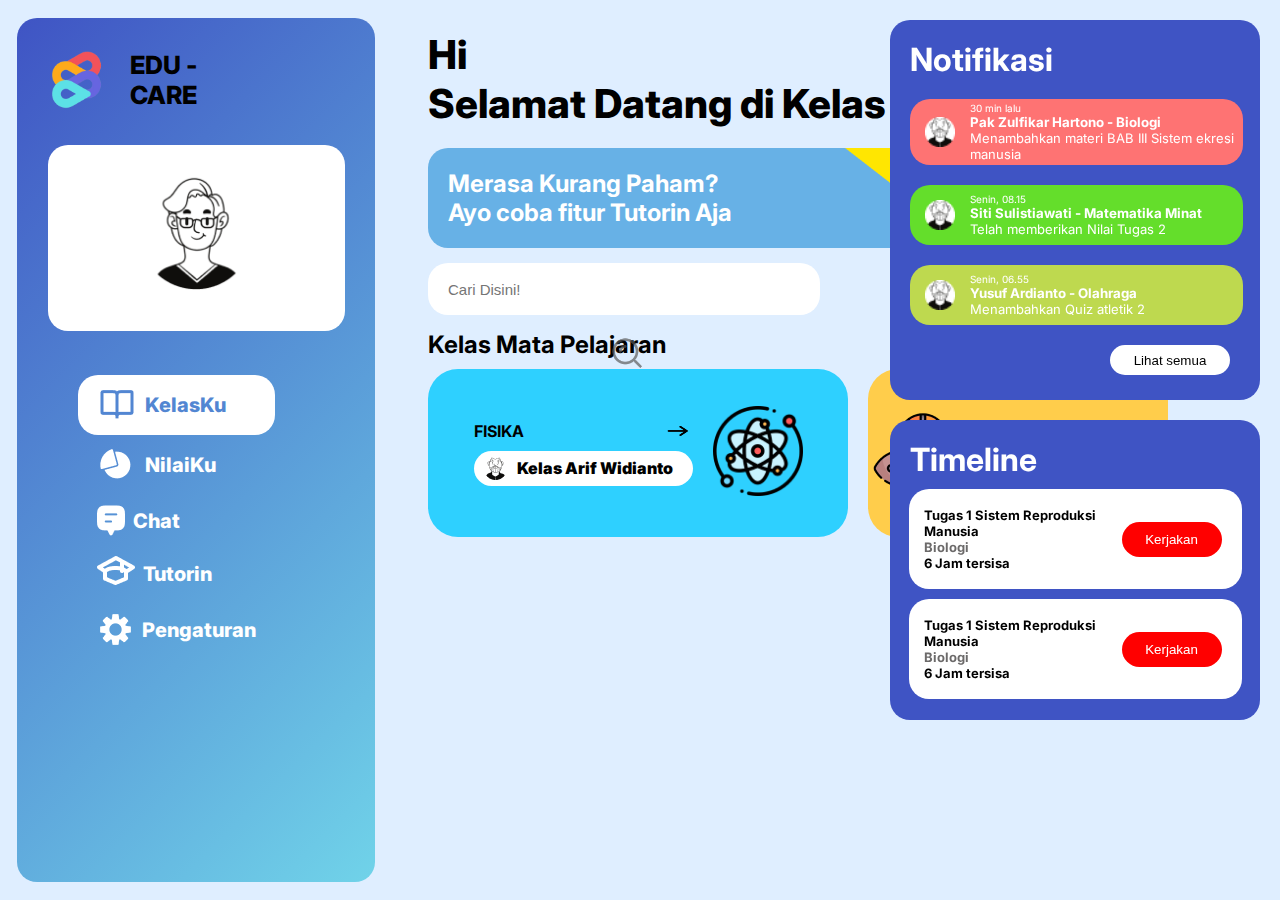
<file: profil.html>
<!DOCTYPE html>
<html lang="en">
  <head>
    <meta charset="UTF-8" />
    <meta
      name="viewport"
      content="width=device-width, initial-scale=1.0, maximum-scale=1.0"
    />
    <title>Edu-Care</title>
    <link rel="icon" href="img/logo-icon.png" />
    <link rel="stylesheet" href="style/profil_style.css" />
  </head>
  <body>
    <aside class="sidebar">
      <main class="sidebar-main">
        <div class="logo">
          <img src="img/logo-icon.png" alt="Logo Website" />
          <h1>EDU -<br />CARE</h1>
        </div>
        <div class="profile">
          <img src="img/profile-icon.png" alt="Icon Profile" />
          <h3 id="username">Ahmad Fauzi</h3>
          <h5 id="email">fauzi.fuzzy@gmail.com</h5>
        </div>
        <nav class="navbar">
          <a href="profil" class="kelasku"
            ><img src="img/kelasku-active.png" />KelasKu</a
          >
          <a href="academic.html"><img src="img/nilaiku.png" />NilaiKu</a>
          <a href="#"><img src="img/chat-icon.png" />Chat</a>
          <a href="#"><img src="img/liveclass-icon.png" />Tutorin</a>

          <a href="#"><img src="img/pengaturan-icon.png" />Pengaturan</a>
        </nav>
      </main>
    </aside>

    <div class="susun">
      <main class="main-content">
        <h1>
          Hi <span id="username-title">Ahmad</span> <br />Selamat Datang di
          Kelas <span id="kelas">X MIPA 1</span>
        </h1>

        <section>
          <div class="kotak">
            <h2 id="isi">
              Merasa Kurang Paham? <br />
              Ayo coba fitur Tutorin Aja
            </h2>
            <button id="tombol">
              Ayo mulai
              <img
                src="img\arrow_right_alt_24dp_5F6368_FILL0_wght400_GRAD0_opsz24.png"
                width="14px"
                alt=""
              />
            </button>
          </div>
          <input type="text" placeholder="Cari Disini!" class="search" />
          <img src="img\search.png" width="40px" alt="" id="cari" />
          <h2 id="jud">Kelas Mata Pelajaran</h2>

          <div class="bungkus" id="card-container">
            <div class="kotak21">
              <div>
                <div class="sub">
                  <h4>FISIKA</h4>
                  <img
                    src="img\panah.png"
                    id="m"
                    width="30px"
                    height="20"
                    alt=""
                  />
                </div>
                <div class="kelas">
                  <img src="img\Ellipse 861.png" alt="" />
                  <h4>
                    <b>Kelas <span id="nama-guru">Arif Widianto</span></b>
                  </h4>
                </div>
              </div>
              <div class="gambar">
                <img src="img\fisika-logo.png" width="90px" alt="" />
              </div>
            </div>
            <div class="kotak31">
              <div class="gambar1">
                <img src="img\olahraga-logo.png" alt="" />
              </div>
              <div class="konten">
                <div class="sub">
                  <h4>OLAHRAGA</h4>
                  <img
                    src="img\panah.png"
                    id="m"
                    width="30px"
                    height="20"
                    alt=""
                  />
                </div>
                <div class="kelas">
                  <img src="img\Ellipse 861.png" alt="" />
                  <h4>Kelas <span id="nama-guru">Yusuf Ardianto</span></h4>
                </div>
              </div>
            </div>
          </div>
        </section>
      </main>

      <main class="kanan">
        <section>
          <div class="notif">
            <h1>Notifikasi</h1>
            <div class="petak12">
              <div class="satu">
                <img src="img\Ellipse 861.png" alt="" width="30px" />
              </div>
              <div class="des">
                <div class="sampul">
                  <p id="waktu">30 min lalu</p>
                  <h5>Pak Zulfikar Hartono - Biologi</h5>
                  <p>Menambahkan materi BAB III Sistem ekresi manusia</p>
                </div>
              </div>
            </div>
            <div class="petak13">
              <div class="satu">
                <img src="img\Ellipse 861.png" alt="" width="30px" />
              </div>
              <div class="des">
                <div class="sampul">
                  <p id="waktu">Senin, 08.15</p>
                  <h5>Siti Sulistiawati - Matematika Minat</h5>
                  <p>Telah memberikan Nilai Tugas 2</p>
                </div>
              </div>
            </div>
            <div class="petak14">
              <div class="satu">
                <img src="img\Ellipse 861.png" alt="" width="30px" />
              </div>
              <div class="des">
                <div class="sampul">
                  <p id="waktu">Senin, 06.55</p>
                  <h5>Yusuf Ardianto - Olahraga</h5>
                  <p>Menambahkan Quiz atletik 2</p>
                </div>
              </div>
            </div>
            <div class="but">
              <button id="semua">Lihat semua</button>
            </div>
          </div>

          <div class="timeline">
            <h1>Timeline</h1>
            <div class="ton">
              <div class="petak2">
                <h4>Tugas 1 Sistem Reproduksi <br />Manusia</h4>
                <p id="bio"><b>Biologi</b></p>
                <h4>6 Jam tersisa</h4>
              </div>
              <div class="kerja">
                <button>Kerjakan</button>
              </div>
            </div>

            <div class="ton">
              <div class="petak2">
                <h4>Tugas 1 Sistem Reproduksi <br />Manusia</h4>
                <p id="bio"><b>Biologi</b></p>
                <h4>6 Jam tersisa</h4>
              </div>
              <div class="kerja">
                <button>Kerjakan</button>
              </div>
            </div>
          </div>
        </section>
      </main>
    </div>

    <script src="js/profil.js"></script>
    <script>
      document.addEventListener("click", function () {
        const mapelContainer = document.querySelectorAll(".kotak21, kotak31");

        mapelContainer.forEach((mapel) => {
          window.location.href = "kelasku.html";
        });
      });
    </script>
  </body>
</html>
</file>
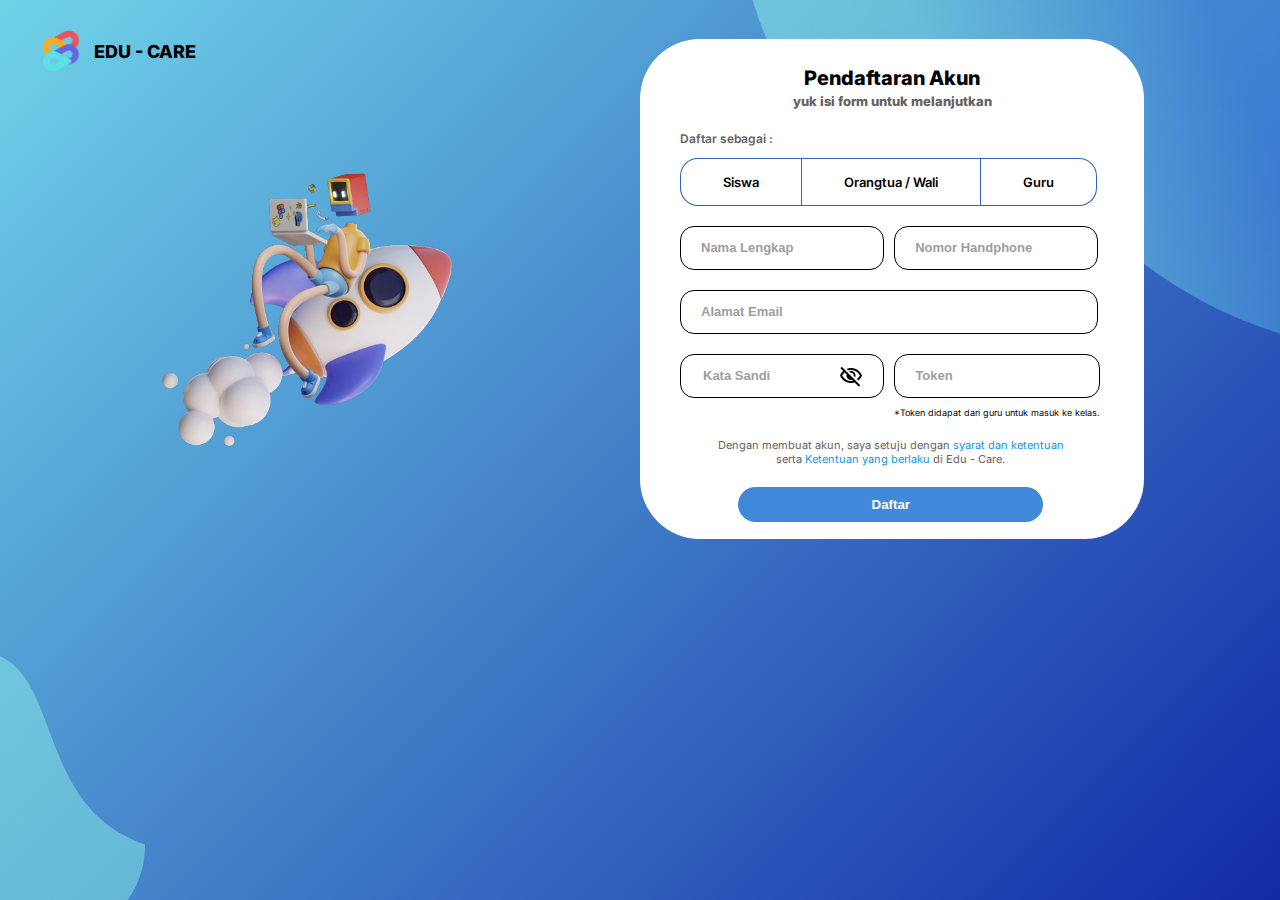
<file: signup.html>
<!DOCTYPE html>
<html lang="en">

<head>
    <meta charset="UTF-8" />
    <meta name="viewport" content="width=device-width, initial-scale=1.0" />
    <title>Edu - Care</title>
    <link rel="icon" href="img/logo-icon.png" />
    <link rel="stylesheet" href="style/signup_style.css" />
</head>

<body>
    <nav class="navbar">
        <div class="logo-icon">
            <a href="home.html">
                <img src="img/logo-icon.png" alt="" />
                <span>EDU - CARE</span>
            </a>
        </div>
    </nav>
    <section class="signup-container">
        <div class="signup-left">
            <img src="img/login_img.png" alt="" />
        </div>
        <form id="signupForm" class="signup-right" onsubmit="handleSignup()">
            <div class="signup-card" id="signup-step-1">
                <h4>Pendaftaran Akun</h4>
                <p class="desc">yuk isi form untuk melanjutkan</p>
                <div class="status">
                    <p>Daftar sebagai :</p>
                    <div class="status-options">
                        <div class="status-option">
                            <input type="radio" id="status-1" name="status" value="siswa" />
                            <label for="status-1">Siswa</label>
                        </div>
                        <div class="status-option">
                            <input type="radio" id="status-2" name="status" value="orangtua" />
                            <label for="status-2">Orangtua / Wali</label>
                        </div>
                        <div class="status-option">
                            <input type="radio" id="status-3" name="status" value="guru" />
                            <label for="status-3">Guru</label>
                        </div>
                    </div>
                </div>
                <div class="biodata">
                    <div class="first-line">
                        <input type="text" id="fullName" name="fullName" placeholder="Nama Lengkap" />
                        <input type="number" id="numberPhone" name="numberPhone" placeholder="Nomor Handphone" />
                    </div>
                    <br />
                    <input type="email" id="email" name="email" placeholder="Alamat Email" />
                    <br />
                    <div class="third-line">
                        <div class="pass-container" id="pass-container">
                            <input type="password" id="password" name="password" placeholder="Kata Sandi" />
                            <img src="img/eye-off.png" id="eye-icon" />
                        </div>
                        <div class="token-card" id="token-card">
                            <input type="text" id="token" name="token" placeholder="Token" />
                            <p>*Token didapat dari guru untuk masuk ke kelas.</p>
                        </div>
                    </div>
                </div>
                <div class="footer" id="footer">
                    <p class="syarat">
                        Dengan membuat akun, saya setuju dengan
                        <span>syarat dan ketentuan</span> <br />serta
                        <span>Ketentuan yang berlaku</span> di Edu - Care.
                    </p>
                    <button type="button" id="next-btn" onclick="showNextStep()">
                        Daftar
                    </button>
                </div>
            </div>

            <div class="signup-card" id="signup-step-2" style="display: none">
                <h4>Hubungkan ke Sekolah</h4>
                <p class="desc">Isi Form agar dapat terhubung dengan Sekolah anda</p>
                <div class="school-data">
                    <label for="provinsi">Provinsi</label>
                    <select id="provinsi" name="provinsi" onchange="loadKota()"></select>
                    <br />
                    <label for="kota">Kota/Kabupaten</label>
                    <select id="kota" name="kota" onchange="loadSekolah()"></select>
                    <br />
                    <label for="sekolah">Asal Sekolah</label>
                    <select id="sekolah" name="sekolah"></select>
                    <br />
                    <label for="npsn">NPSN</label>
                    <input type="text" id="npsn" name="npsn" placeholder="Masukkan Nomor NPSN" />
                    <br />
                    <div class="footer">
                        <p>
                            Dengan melanjutkan anda dapat terhubung dengan sekolah sesuai
                            pilihan anda
                        </p>
                        <button type="button" id="next-btn" onclick="showLastStep()">
                            Lanjut
                        </button>
                    </div>
                </div>
            </div>

            <div class="signup-card" id="signup-step-3" style="display: none"></div>
        </form>
    </section>
    <script src="js/signup.js"></script>
</body>

</html>
</file>
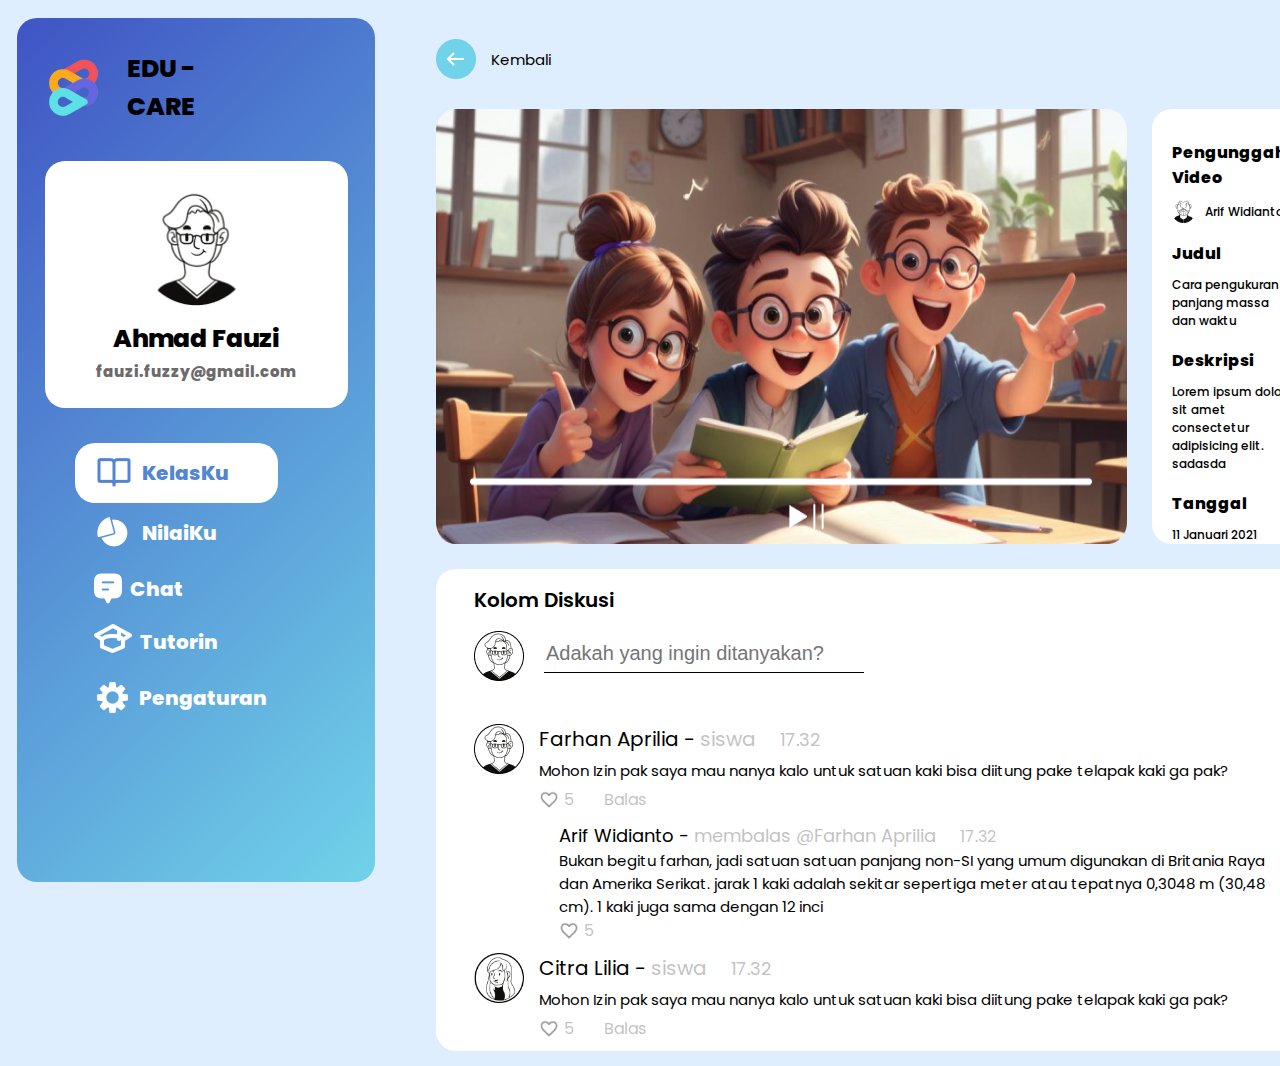
<file: video.html>
<!DOCTYPE html>
<html lang="en">
  <head>
    <meta charset="UTF-8" />
    <meta
      name="viewport"
      content="width=device-width, initial-scale=1.0, maximum-scale=1.0"
    />
    <title>Edu-Care</title>
    <link rel="icon" href="img/logo-icon.png" />
    <link rel="stylesheet" href="style/video_style.css" />
  </head>
  <body>
    <aside class="sidebar">
      <main class="sidebar-main">
        <div class="logo">
          <img src="img/logo-icon.png" alt="Logo Website" />
          <h1>EDU -<br />CARE</h1>
        </div>
        <div class="profile">
          <img src="img/profile-icon.png" alt="Icon Profile" />
          <h3 id="username">Ahmad Fauzi</h3>
          <h5 id="email">fauzi.fuzzy@gmail.com</h5>
        </div>
        <nav class="navbar">
          <a href="profil.html" class="kelasku"
            ><img src="img/kelasku-active.png" />KelasKu</a
          >
          <a href="academic.html" class="nilaiku"
            ><img src="img/nilaiku.png" />NilaiKu</a
          >
          <a href="#"><img src="img/chat-icon.png" />Chat</a>
          <a href="#"><img src="img/liveclass-icon.png" />Tutorin</a>

          <a href="#"><img src="img/pengaturan-icon.png" />Pengaturan</a>
        </nav>
      </main>
    </aside>
    <main class="main-content">
      <div class="back-button">
        <img src="img/back-icon.png" alt="Kembali" />
        <h6>Kembali</h6>
      </div>
      <header class="header">
        <img src="img/video-real.png" alt="Video" />
        <div class="keterangan-video">
          <div class="creator-video">
            <h6>Pengunggah Video</h6>
            <p><img src="img/Ellipse 861.png" />Arif Widianto</p>
          </div>
          <div class="title-video">
            <h6>Judul</h6>
            <p>Cara pengukuran panjang massa dan waktu</p>
          </div>
          <div class="description-video">
            <h6>Deskripsi</h6>
            <p>
              Lorem ipsum dolor sit amet consectetur adipisicing elit. sadasda
            </p>
          </div>
          <div class="date-video">
            <h6>Tanggal</h6>
            <p>11 Januari 2021</p>
          </div>
        </div>
      </header>
      <section class="discussion-column">
        <h4>Kolom Diskusi</h4>
        <div class="discussion-question">
          <img src="img/makhluk-polos.png" alt="Profile" />
          <input type="text" placeholder="Adakah yang ingin ditanyakan?" />
        </div>
        <div class="discussion-answer-container">
          <div class="discussion-answer">
            <div class="quest-content">
              <img src="img/makhluk-polos.png" />
              <div class="question-item">
                <div class="question-name">
                  <p style="font-size: 20px">
                    Farhan Aprilia -
                    <span style="color: #9999"
                      >siswa<span style="margin-left: 24px; font-size: 18px"
                        >17.32</span
                      ></span
                    >
                  </p>
                </div>
                <div class="question">
                  <p style="font-size: 15px">
                    Mohon Izin pak saya mau nanya kalo untuk satuan kaki bisa
                    diitung pake telapak kaki ga pak?
                  </p>
                </div>
                <div class="question-feedback">
                  <img src="img/fav-icon.png" alt="Like" />
                  <p>5<span style="margin-left: 30px">Balas</span></p>
                </div>
              </div>
            </div>
            <div class="answer-content">
              <div class="question-name">
                <p style="font-size: 18px">
                  Arif Widianto -
                  <span style="color: #9999"
                    >membalas @Farhan Aprilia<span
                      style="margin-left: 24px; font-size: 16px"
                      >17.32</span
                    ></span
                  >
                </p>
              </div>
              <div class="question">
                <p style="font-size: 15px">
                  Bukan begitu farhan, jadi satuan satuan panjang non-SI yang
                  umum digunakan di Britania Raya dan Amerika Serikat. jarak 1
                  kaki adalah sekitar sepertiga meter atau tepatnya 0,3048 m
                  (30,48 cm). 1 kaki juga sama dengan 12 inci
                </p>
              </div>
              <div class="question-feedback">
                <img src="img/fav-icon.png" alt="Like" />
                <p>5</p>
              </div>
            </div>
          </div>
          <div class="discussion-answer">
            <div class="quest-content">
              <img src="img/person-2.png" />
              <div class="question-item">
                <div class="question-name">
                  <p style="font-size: 20px">
                    Citra Lilia -
                    <span style="color: #9999"
                      >siswa<span style="margin-left: 24px; font-size: 18px"
                        >17.32</span
                      ></span
                    >
                  </p>
                </div>
                <div class="question">
                  <p style="font-size: 15px">
                    Mohon Izin pak saya mau nanya kalo untuk satuan kaki bisa
                    diitung pake telapak kaki ga pak?
                  </p>
                </div>
                <div class="question-feedback">
                  <img src="img/fav-icon.png" alt="Like" />
                  <p>5<span style="margin-left: 30px">Balas</span></p>
                </div>
              </div>
            </div>
          </div>
        </div>
      </section>
    </main>
    <script>
      const backButton = document.querySelector(".back-button");

      backButton.addEventListener("click", function () {
        window.location.href = "kelasku.html";
      });
    </script>
  </body>
</html>
</file>
<file: style/home_style.css>
@import url("https://fonts.googleapis.com/css2?family=Inter:wght@100..900&display=swap");

@import url("https://fonts.googleapis.com/css2?family=Jost:ital,wght@0,100..900;1,100..900&display=swap");

@import url("https://fonts.googleapis.com/css2?family=Poppins:ital,wght@0,100;0,200;0,300;0,400;0,500;0,600;0,700;0,800;0,900;1,100;1,200;1,300;1,400;1,500;1,600;1,700;1,800;1,900&display=swap");

@import url("https://fonts.googleapis.com/css2?family=Roboto:ital,wght@0,100;0,300;0,400;0,500;0,700;0,900;1,100;1,300;1,400;1,500;1,700;1,900&display=swap");

body {
  margin: 0;
  padding: 0;
  font-family: "inter", sans-serif;
  background: linear-gradient(135deg, #70d3e9, #122aa7);
  min-height: 100vh;
  font: 100% / 1.5 Raleway, sans-serif;
}

/* Navbar */
.navbar {
  display: flex;
  flex-direction: row;
  justify-content: space-between;
  padding: 30px 100px;
  background-image: linear-gradient(
    to right,
    rgb(139, 237, 231),
    rgb(70, 150, 224)
  );
}

.logo-icon a {
  display: flex;
  flex-direction: row;
  align-items: center;
  font-size: 18px;
  text-decoration: none;
  font-weight: 800;
  color: black;
}

.logo-icon a img {
  width: 52px;
  height: 48px;
  margin-right: 10px;
}

.navbar-nav {
  display: flex;
  flex-direction: row;
  align-items: center;
  gap: 20px;
}

.navbar-nav a {
  text-decoration: none;
  color: black;
  font-weight: 600;
  font-size: 12px;
}

.navbar-nav .nav-link {
  background-image: url("../img/awan.png");
  background-size: 110px 50px;
  padding: 20px 35px;
  background-repeat: no-repeat;
  font-weight: 700;
  gap: 0;
  margin: 0;
}

/* Section Hero */
.hero {
  display: flex;
  align-items: flex-start;
  justify-content: space-between;
  padding: 0px 0px 20px 100px;
  background-image: linear-gradient(
    to right,
    rgb(139, 237, 231),
    rgb(70, 150, 224)
  );
  height: 81vh;
  border-bottom-left-radius: 40px;
  border-bottom-right-radius: 40px;
}

.hero-left {
  display: flex;
  flex-direction: column;
  padding: 130px 0 0 0;
  margin: 0;
}

.hero-left h2 {
  padding: 0;
  margin: 0;
  font-weight: 800;
}

.hero-left h2 span {
  color: #a677cb;
  text-shadow: none;
}

.hero-left p {
  padding: 10px 0 25px 0;
  margin: 0;
  font-weight: 500;
  font-size: 15px;
  color: #555252;
}

.hero-left .search-field {
  display: flex;
  flex-direction: row;
  width: 95%;
  height: 50px;
  border: 1px solid black;
  align-items: center;
  border-radius: 60px;
  padding-left: 30px;
  box-shadow: -4px 4px 0px 0px rgba(51, 130, 223, 1);
  background-color: #d9d9d9;
  border: none;
}

.hero-left .search-field input {
  width: 70%;
  outline: none;
  border: none;
  background: none;
  font-size: 13px;
  font-weight: 400;
  color: #666161;
}

.hero-left .search-field img {
  width: 34px;
  padding-right: 10px;
  cursor: pointer;
}

.hero-left .search-field input::placeholder {
  opacity: 0.7;
}

.typewriter {
  font-family: monospace;
}

.line1, .line2 {
  display: inline-block;
  white-space: nowrap;
  overflow: hidden;
  border-right: .15em solid orange;
}

.line2 {
  display: none;
}

/* Animasi untuk baris pertama */
.line1 {
  animation: typing1 4s steps(30, end) forwards, blink-caret .75s step-end infinite;
}

/* Keyframes untuk efek mengetik baris pertama */
@keyframes typing1 {
  from { width: 0; }
  to { width: 100%; }
}

/* Keyframes untuk efek mengetik baris kedua */
@keyframes typing2 {
  from { width: 0; }
  to { width: 80%; }
}

/* Keyframes untuk efek kedipan kursor */
@keyframes blink-caret {
  from, to { border-color: transparent; }
  50% { border-color: orange; }
}

.hero-right {
  display: flex;
  justify-content: flex-end;
  padding: 0;
  margin: 0;
}

.hero-right img {
  width: 850px;
}

/* Why Content */
.why-section {
  display: flex;
  flex-direction: row;
  align-items: flex-start;
  margin-top: 170px;
  font-family: "Jost", sans-serif;
}

.why-section h4 {
  padding: 0 0 5px 0;
  margin: 0;
  font-weight: 500;
}

.why-section p {
  padding: 0;
  margin: 0;
  font-size: 13px;
}

.why-content-left {
  display: flex;
  flex-direction: column;
  margin-right: 30px;
}

.why-content-left h2,
.why-content-left img {
  padding-left: 100px;
}

.why-content-left h2 {
  color: #39393b;
  font-weight: 500;
}

.why-content-left img {
  width: 390px;
}

.color1 {
  color: #f2525a;
}

.color2 {
  color: #feaa1a;
}

.color3 {
  color: #6765e0;
}

.color4 {
  color: #5de1e5;
}

.color5 {
  color: black;
}

.first-why-content {
  display: flex;
  flex-direction: column;
  margin-left: 80px;
  padding: 10px 10px;
  border-radius: 100px;
  margin-top: 40px;
  text-align: center;
  background-color: #d9d9d9;
}

.why-content-right {
  display: flex;
  flex-direction: column;
  justify-content: flex-end;
  margin-top: 40px;
  margin-right: 80px;
}

.second-why {
  display: flex;
  flex-direction: row;
  align-items: center;
  padding-bottom: 27px;
}

.second-why img {
  width: 90px;
}

.second-why-content {
  display: flex;
  flex-direction: column;
  padding: 10px 20px;
  border-radius: 100px;
  text-align: center;
  background-color: #d9d9d9;
}

.third-why {
  display: flex;
  flex-direction: row;
  align-items: center;
  padding-bottom: 27px;
}

.third-why img {
  width: 90px;
}

.third-why-content {
  display: flex;
  flex-direction: column;
  padding: 10px 28px;
  border-radius: 100px;
  text-align: center;
  background-color: #d9d9d9;
}

.fourth-why {
  display: flex;
  flex-direction: row;
  align-items: center;
  padding-bottom: 27px;
}

.fourth-why img {
  width: 90px;
}

.fourth-why-content {
  display: flex;
  flex-direction: column;
  padding: 10px 36px;
  border-radius: 100px;
  text-align: center;
  background-color: #d9d9d9;
}

.fifth-why {
  display: flex;
  flex-direction: row;
  align-items: center;
  padding-bottom: 27px;
}

.fifth-why img {
  width: 90px;
}

.fifth-why-content {
  display: flex;
  flex-direction: column;
  padding: 10px 25.5px;
  border-radius: 100px;
  text-align: center;
  background-color: #d9d9d9;
}

/* Feathures Section */
/* Feathures Top */
.feathures {
  display: flex;
  flex-direction: column;
  font-family: "Jost", sans-serif;
}

.feathures-top {
  display: flex;
  flex-direction: column;
  margin: 0 10px;
  background-color: #d9d9d9;
  border-radius: 60px;
}

.feathures-top .feathures-head {
  display: flex;
  flex-direction: row;
  justify-content: space-between;
  margin: 30px 40px 10px 40px;
}

.feathures-head img {
  width: 130px;
  height: 60px;
}

.arrow-sign {
  display: flex;
  flex-direction: row;
  gap: 10px;
}

.arrow-sign img {
  width: 40px;
  height: 40px;
}
.feathures-top .feathures-foot {
  display: flex;
  flex-direction: row;
  padding-left: 60px;
  padding-bottom: 20px;
  gap: 20px;
}

.feathures-foot .foot-item {
  display: flex;
  flex-direction: column;
  align-items: center;
  justify-content: center;
  text-align: center;
}

.foot-item img {
  width: 120px;
  height: 120px;
  background-color: #0cc0df;
  border-radius: 50%;
  padding: 20px;
}

.foot-item h4 {
  padding: 0;
  margin: 0;
  font-family: "Inter", sans-serif;
  font-weight: 400;
  padding-top: 5px;
}

/* Feathures Bottom */
.feathures-bot {
  display: flex;
  flex-direction: row;
  margin: 30px 0;
  padding: 0 20px;
  padding: 0;
  height: 230px;
  background-color: #d9d9d9;
  background-image: url("../img/bg-fitur.png");
  background-position: left;
  background-repeat: no-repeat;
  background-size: 550px 230px;
}

.feathures-bot h3 {
  padding: 100px 0 0 30px;
  font-family: "Inter", sans-serif;
  font-weight: extrabold;
  color: white;
}

.feathures-bot-item {
  display: flex;
  flex-direction: row;
  margin-left: 200px;
  margin-top: 50px;
  gap: 30px;
}

.item {
  display: flex;
  flex-direction: column;
  justify-content: center;
  padding: 0 20px;
  margin: 0;
  height: 110px;
  border-radius: 10px;
}

#item-1 {
  background: linear-gradient(135deg, #38e45e, #92c750);
}

#item-2 {
  background: linear-gradient(135deg, #ff1c1c, #d27b2c);
}

.item-head {
  display: flex;
  flex-direction: row;
  align-items: center;
}

.item-head h3 {
  font-size: 20px;
  padding: 0;
  margin: 0;
  font-weight: 400;
  margin-right: 10px;
  color: black;
}

.item-head img {
  width: 30px;
}

.item-foot {
  display: flex;
  flex-direction: row;
  align-items: center;
  margin-top: 5px;
}

.item-foot p {
  font-size: 12px;
  width: 180px;
  padding: 0;
  margin: 0;
  font-weight: 400;
}

.item-foot img {
  width: 50px;
}

/* How to Works Section */
.how-to-works {
  display: flex;
  flex-direction: column;
  padding: 0 50px;
  font-family: "Jost", sans-serif;
}

.how-to-head {
  display: flex;
  flex-direction: row;
  justify-content: space-between;
  align-items: center;
  margin-top: 30px;
}

.how-to-head img {
  width: 100px;
}

.how-to-bubble {
  position: relative;
  display: inline-block;
}

.how-to-bubble img {
  display: block;
  width: 400px;
  height: auto;
}

.text-overlay {
  position: absolute;
  top: 5%;
  left: 10%;
  color: black;
  background: none;
  font-size: 22px;
  font-family: "Jost", sans-serif;
  font-weight: 400;
}

.how-to-foot {
  display: flex;
  flex-direction: row;
  gap: 30px;
  margin-top: 50px;
}

.how-to-item {
  display: flex;
  flex-direction: column;
  background: linear-gradient(135deg, #85dbf6, #426aa6);
  padding: 10px 20px;
  border-radius: 30px;
}

.how-to-item h4 {
  padding: 0;
  margin: 0;
  text-align: center;
  font-weight: 500;
  padding-bottom: 20px;
}

.item-card {
  display: flex;
  flex-direction: row;
  align-items: center;
}

.item-card img {
  width: 100px;
  height: 50px;
  padding-right: 5px;
}

.item-card p {
  padding: 0;
  margin: 0;
  font-size: 14px;
}

/* Review Section */
.review {
  display: flex;
  flex-direction: column;
  font-family: "Poppins", sans-serif;
  margin: 40px 80px;
}

.review h2 {
  font-family: "Jost", sans-serif;
  font-weight: 400;
  font-size: 30px;
  text-align: center;
  color: white;
}

.slider-wrapper {
  overflow: hidden;
  margin: 10px 10px 50px 10px;
}

.review-container {
  display: flex;
  flex-direction: row;
  gap: 30px;
  margin-top: 30px;
}

.review-card {
  display: flex;
  flex-direction: column;
  width: 270px;
  background-color: white;
  border-radius: 30px;
  padding: 30px;
}

.review-card p {
  font-size: 15px;
  font-weight: 500;
  padding: 0;
  margin: 0;
}

.review-card .review-user {
  display: -webkit-box;
  -webkit-line-clamp: 1;
  -webkit-box-orient: vertical;
  overflow: hidden;
  text-overflow: ellipsis;
}

.card-user {
  display: flex;
  flex-direction: row;
  align-items: center;
  margin-top: 20px;
}

.card-user img {
  width: 70px;
  height: 70px;
}

.card-user p {
  margin-left: 20px;
  font-size: 14px;
}

.card-user p span {
  color: #868686;
}

.slider-wrapper .swiper-pagination-bullet {
  width: 5px;
  height: 5px;
  background-color: #3a3838;
  transition: all 0.3s ease;
}

.slider-wrapper .swiper-pagination-bullet-active {
  width: 20px;
  border-radius: 60px;
}

/* Footer Section */
.footer {
  display: flex;
  flex-direction: row;
  background-color: white;
  padding: 35px 100px;
  margin-top: 80px;
  gap: 30px;
  font-family: "Roboto", sans-serif;
  border-bottom: 1px solid #606060;
}

.footer ul li {
  font-size: 13px;
  margin-top: 20px;
  cursor: pointer;
  color: #606060;
  list-style: none;
}

.footer h4 {
  padding: 0;
  margin: 0;
}

.footer-desc {
  display: flex;
  flex-direction: column;
  width: 240px;
}

.footer-logo {
  display: flex;
  flex-direction: row;
  align-items: center;
}

.footer-logo img {
  width: 52px;
  height: 48px;
}

.footer-logo h3 {
  font-family: "Inter", sans-serif;
  font-size: 18px;
  margin: 0;
  margin-left: 10px;
  margin-bottom: 10px;
}

.footer-desc p {
  font-family: "Inter", sans-serif;
  color: #606060;
  font-size: 12px;
  margin-top: 10px;
  line-height: 15px;
  text-align: justify;
}

.footer-company,
.footer-courses,
.footer-support,
.footer-contact {
  width: 170px;
}

.footer-company {
  display: flex;
  flex-direction: column;
  margin-left: 20px;
}

.footer ul {
  padding: 0;
  margin: 0;
}

/* Copyright */
.copyright {
  text-align: center;
  font-family: "Roboto", sans-serif;
  background-color: white;
  padding-top: 10px;
  padding-bottom: 5px;
  font-size: 12px;
  color: #606060;
}

/* Media Queries */
@media (min-width: 1439px) {
  .hero-left {
    font-size: 120%;
  }

  .hero-right img {
    width: 1000px;
  }

  .why-section h2 {
    font-size: 30px;
  }

  .why-section h4 {
    font-size: 150%;
  }

  .why-section p {
    font-size: 100%;
  }

  .why-section p br {
    display: none;
  }

  .why-content-right {
    margin-right: 60px;
  }
}


@media screen and (max-width: 768px) and (min-width : 700px){
  .logo-icon{
    margin-top: 80px;
  }
  .logo-icon a img {
    width: 92px;
    height: 88px;
    margin-right: 10px;
  }
  .logo-icon a {
    font-size: 28px;
  }
  .hero{
    height: 735px;
  }
  .navbar-nav{
    margin-top: 80px;
  }
  .navbar-nav a{
    font-size: 18px;
  }
  .navbar-nav .nav-link{
    background-repeat: no-repeat;
    padding: 20px 35px;
    font-weight: 700;
  }
  .hero-right img {
    width: 700px;
    margin-top: 70px;
  }
  .hero-left {
    margin-top: 70px;
    font-size: 120%;
  }
  .typewriter .line1,.line2{
    font-size: 140%;
  }
  body{
    background-repeat: no-repeat;
    display: grid;
    background-size: 1500px;
  }
  .why-section{
    justify-items: center;
    justify-content: center;
  }

}

@media screen and (max-width: 428px){
  body{
    display: grid;
    background-repeat: no-repeat;
    background-size: contain;
  }
  .hero{
    height: 735px;
    width: fit-content;
  }
  .hero-right img {
    width: 428px;
    margin-top: 70px;
  }
  .navbar{
    padding: 20px 20px;
    flex-direction: row;
    justify-content: left;
    background-size: cover;
    width: fit-content;
    display: grid;
  }

  .navbar-nav .nav-link{
    background-repeat: no-repeat;
    padding: 20px 22px;
    font-weight: 700;
    background-size: 80px 50px;
  }
  
  .hero{
    padding: 0;
    display: grid;
    background-size: auto;
  }
  .hero-left {
    margin: 0;
    padding: 0;
    font-size: 110%;
    text-align: center;
  }
  .navbar-nav{
    margin-left: 40px;
    margin: 0;
    padding: 0;
  }

  .hero .hero-left .search-field input {
    width: 210px;
    background-size: 40px;
  }
  .hero .hero-left .search-field{
    width: 280px;
    background-size: 40px;
    justify-content: center;
    justify-items: center;
    align-items: center;
    text-align: center;
    padding: 0;
    margin-left: 70px;
  }
  .why-section{
    display: grid;
    flex-wrap: wrap;

  }

  .first-why-content {
    width: 300px;
    height: auto;
  }
  .second-why{
    width: 400px;
    height: auto;
  }
}
</file>
<file: style/academic_style.css>
@import url("https://fonts.googleapis.com/css2?family=Inter:wght@100..900&display=swap");

body {
  margin: 0;
  padding: 0;
  font-family: "Inter", sans-serif;
  display: flex;
  flex-direction: row;
  background-color: #dfeeff;
}

h1,
h2,
h3,
h4,
h5,
h6,
p,
ul {
  margin: 0;
}

.sidebar {
  display: flex;
  flex-direction: column;

  margin: 18px 0 30px 17px;
  height: 96vh;
  width: 358px;
  position: fixed;
  top: 0;
  left: 0;
  background: linear-gradient(315deg, #70d3e9, #5794d6, #3f54c4);
  border-radius: 20px;
  align-items: center;
}

.sidebar-main {
  padding: 32px 50px 0 50px;
}

.logo {
  display: flex;
  flex-direction: row;
  align-items: center;
}

.logo img {
  width: 60px;
  height: 58px;
}

.logo h1 {
  font-size: 25px;
  font-weight: 800;
  padding-left: 22px;
}

.profile {
  display: flex;
  flex-direction: column;
  align-items: center;
  text-align: center;
  margin-top: 35px;
  padding: 25px 32px;
  background-color: white;
  border-radius: 20px;
}

.profile img {
  height: 120px;
}

.profile h3 {
  font-size: 25px;
  font-weight: 800;
  margin-top: 14px;
}

.profile h5 {
  color: #6c6a6a;
  font-size: 15px;
  font-weight: 800;
  margin-top: 2px;
}

.navbar {
  margin-top: 44px;
  width: 100%;
  margin-left: 30px;
}

.navbar ul {
  display: flex;
  flex-direction: column;
  gap: 20px;
  list-style-type: none;
}

.navbar a {
  text-decoration: none;
  display: flex;
  flex-direction: row;
  align-items: center;
  color: white;
  font-size: 20px;
  font-weight: 800;
  padding: 10px 19px;
}

.navbar a img {
  margin-right: 8px;
}

.navbar .nilaiku {
  color: #5286d2;
  background-color: white;
  border-radius: 20px;
  margin-right: 100px;
}

/* Main Content */
.main-content {
  display: flex;
  flex-direction: column;
  margin-top: 72px;
  margin-bottom: 30px;
  margin-left: 438px;
}

.main-content h1 {
  font-size: 60px;
  font-weight: 800;
  margin-bottom: 20px;
}

.content-container {
  display: flex;
  flex-direction: row;
  gap: 23px;
}

.info-siswa {
  display: flex;
  flex-direction: column;
  padding: 39px 0px 37px 38px;
  background-color: white;
  border-radius: 20px;
  width: 698px;
}

.info-siswa h4 {
  font-size: 30px;
}

.top-info {
  display: flex;
  flex-direction: row;
  padding-bottom: 60px;
}

.top-info h4 {
  font-weight: 800;
}

.semester {
  padding-left: 109px;
}

.info-content {
  display: flex;
  flex-direction: column;
  gap: 60px;
}

.rata-nilai {
  display: flex;
  flex-direction: column;
  gap: 72px;
  align-items: center;
  width: 289px;
  height: 311px;
  background-color: white;
  border-radius: 20px;
  padding: 35px 30px 0 30px;
}

.rata-nilai h3 {
  font-size: 30px;
  font-weight: 700;
}

.rata-rata {
  font-weight: 600;
}

.nilai-siswa {
  display: flex;
  flex-direction: column;
  padding: 15px 33px 0 50px;
  margin-top: 27px;
  background-color: white;
  border-radius: 20px;
}

.nilai-siswa h3 {
  font-size: 30px;
  font-weight: 700;
  margin-bottom: 11px;
}

.info-nilai {
  display: flex;
  flex-direction: column;
}

.header-nilai {
  display: flex;
  flex-direction: row;
  justify-content: space-between;
  align-items: center;
  background-color: #457ed4;
  border-radius: 20px;
  padding: 6px 72px 5px 47px;
}

.header-nilai h4 {
  font-size: 25px;
  font-weight: 700;
  color: white;
}

.score {
  display: flex;
  cursor: pointer;
  flex-direction: row;
  justify-content: space-between;
  padding: 6px 72px 5px 47px;
  border-bottom: 1px solid black;
  margin-bottom: 10px;
}

.score h5 {
  font-size: 20px;
  font-weight: 700;
}
</file>
<file: style/kelasku_style.css>
@import url("https://fonts.googleapis.com/css2?family=Inter:ital,opsz,wght@0,14..32,100..900;1,14..32,100..900&family=Poppins:ital,wght@0,100;0,200;0,300;0,400;0,500;0,600;0,700;0,800;0,900;1,100;1,200;1,300;1,400;1,500;1,600;1,700;1,800;1,900&display=swap");

body {
  margin: 0;
  padding: 0;
  font-family: "Poppins", sans-serif;
  display: flex;
  flex-direction: row;
  background-color: #dfeeff;
}

h1,
h2,
h3,
h4,
h5,
h6,
p,
ul {
  margin: 0;
}

.sidebar {
  display: flex;
  flex-direction: column;

  margin: 18px 0 30px 17px;
  height: 96vh;
  width: 358px;
  position: fixed;
  top: 0;
  left: 0;
  background: linear-gradient(315deg, #70d3e9, #5794d6, #3f54c4);
  border-radius: 20px;
  align-items: center;
}

.sidebar-main {
  padding: 32px 50px 0 50px;
}

.logo {
  display: flex;
  flex-direction: row;
  align-items: center;
}

.logo img {
  width: 60px;
  height: 58px;
}

.logo h1 {
  font-size: 25px;
  font-weight: 800;
  padding-left: 22px;
}

.profile {
  display: flex;
  flex-direction: column;
  align-items: center;
  text-align: center;
  margin-top: 35px;
  padding: 25px 32px;
  background-color: white;
  border-radius: 20px;
}

.profile img {
  height: 120px;
}

.profile h3 {
  font-size: 25px;
  font-weight: 800;
  margin-top: 14px;
}

.profile h5 {
  color: #6c6a6a;
  font-size: 15px;
  font-weight: 800;
  margin-top: 2px;
}

.navbar {
  margin-top: 35px;
  width: 100%;
  margin-left: 30px;
}

.navbar ul {
  display: flex;
  flex-direction: column;
  gap: 20px;
  list-style-type: none;
}

.navbar a {
  text-decoration: none;
  display: flex;
  flex-direction: row;
  align-items: center;
  color: white;
  font-size: 20px;
  font-weight: 800;
  padding: 10px 19px;
}

.navbar a img {
  margin-right: 8px;
}

.navbar .kelasku {
  color: #5286d2;
  background-color: white;
  border-radius: 20px;
  margin-right: 100px;
}

/* Main Content */
.main-content {
  display: flex;
  flex-direction: column;
  margin: 39px 0px 0 410px;
}
/* 35px */

/* Header */
.header {
  display: flex;
  flex-direction: column;
  font-family: "Inter", sans-serif;
  background-image: url("../img/header-mapel.png");
  background-repeat: no-repeat;
  width: 1000px;
  height: 200px;
  padding: 14px 0 26px 50px;
}

.header h2 {
  font-size: 60px;
  font-weight: 800;
  color: white;
}

.header h4 {
  font-size: 30px;
  font-weight: 800;
  color: white;
}

/* Accordion Content */
.materi-accordion {
  display: flex;
  flex-direction: column;
  gap: 20px;
  width: 1040px;
  margin-bottom: 47px;
}

.materi-container {
  display: flex;
  gap: 0;
  transition: gap 0.5s ease;
}

.materi-content {
  display: flex;
  flex-direction: column;
  width: 100%;
  transition: width 0.5s ease;
}

.materi-content .label {
  display: flex;
  justify-content: space-between;
  padding: 19px 23px;
  background-color: white;
  border-radius: 20px;
  align-items: center;
  transition: border-radius 0.2s ease, background-color 0.3s ease;
  cursor: pointer;
}

.materi-content .label h5 {
  font-size: 20px;
  font-weight: 500;
}

.materi-content .label img {
  width: 40px;
  height: 40px;
  transition: transform 0.5s ease;
}

.materi-content .content {
  max-height: 0;
  overflow: hidden;
  background-color: white;
  border-bottom-left-radius: 20px;
  border-bottom-right-radius: 20px;
  transition: max-height 0.5s ease;
}

.content-list {
  counter-reset: list-counter;
  position: relative;
}

.content-list li {
  display: flex;
  flex-direction: column;
  gap: 12px;
  counter-increment: list-counter;
  list-style: none;
  margin-left: 13px;
}

.content-list li::before {
  content: "0" counter(list-counter);
  position: absolute;
  left: 15px;
  font-weight: 500;
  font-size: 20px;
}

.content-list li .content-line {
  display: flex;
  align-items: center;
  justify-content: space-between;
  padding-right: 23px;
}

.content-line input {
  width: 15px;
  height: 15px;
  cursor: pointer;
}

.content-list li h6 {
  display: flex;
  align-items: center;
  cursor: pointer;
  font-size: 20px;
  font-weight: 500;
}

.content-list hr {
  position: relative;
  width: calc(100% + 40px);
  left: -40px;
  border: 1px solid grey;
  margin: 15px 0;
}

.content-list li h6:hover {
  text-decoration: underline;
}

.content-list li h6 img {
  margin-right: 8px;
}

.materi-container.active .content {
  max-height: 900px;
}

.materi-container.active .label {
  background-color: #c2f6ff;
  border-bottom-left-radius: 0;
  border-bottom-right-radius: 0;
}

.materi-container.active .label img {
  transform: rotate(180deg);
}

/* Video Content */
.video-container {
  display: flex;
  flex-direction: column;
  gap: 15px;
  padding: 0;
  margin-right: 30px;
  background-color: white;
  border-radius: 20px;
  max-width: 0;
  max-height: 0;
  overflow: hidden;
  transition: max-height 0.5s ease, max-width 0.5s ease, padding 0.5s ease;
}

.video-container.active {
  max-width: 35%;
  padding: 25px 45px;
  max-height: 390px;
}

.video-container.active a {
  margin-top: 20px;
}

.video-container img {
  width: 350px;
  height: 201px;
  border-radius: 20px;
}

.video-container p {
  font-size: 12px;
  font-weight: 500;
}

.video-container .nama-guru {
  display: flex;
  align-items: center;
  gap: 10px;
}

.nama-guru img {
  width: 20px;
  height: 20px;
}

.video-container a {
  display: flex;
  align-items: center;
  justify-content: center;
  text-decoration: none;
  color: black;
  font-size: 12px;
  font-weight: 600;
  padding: 10px 80px;
  border-radius: 20px;
  background-color: #c2f6ff;
}

.video-container a img {
  width: 10px;
  height: 10px;
  margin-left: 8px;
}
</file>
<file: style/login_style.css>
@import url("https://fonts.googleapis.com/css2?family=Inter:wght@100..900&display=swap");

body {
  margin: 0;
  padding: 0;
  height: 100vh;
  font-family: "Inter", sans-serif;
  background-image: url("../img/bg-log-1.png"), url("../img/bg-log-2.png"),
    url("../img/bg-log-3.png"), linear-gradient(135deg, #70d3e9, #122aa7);
  background-position: top right, bottom left, bottom right, center;
  background-size: 550px 350px, auto, 700px 550px, cover;
  background-repeat: no-repeat;
  background-attachment: fixed;
}

/* Navbar */
.navbar {
  display: flex;
  padding: 30px 40px;
}

.logo-icon {
  display: flex;
  align-items: center;
}

.logo-icon a {
  display: flex;
  align-items: center;
  text-decoration: none;
  color: black;
  font-weight: 800;
  font-size: 18px;
}

.logo-icon a img {
  height: 42px;
  padding-right: 10px;
}

/* login Container */
.login-container {
  display: flex;
  margin: 0px 100px;
  flex-direction: row;
  justify-content: space-between;
  align-items: center;
}

.login-left img {
  margin-left: 40px;
  height: 460px;
  width: 471px;
}

.login-right {
  display: flex;
  border-radius: 60px;
  width: 504px;
  height: 380px;
  background-color: white;
}

.login-card {
  width: 85%;
  justify-content: center;
  align-items: center;
  text-align: center;
  margin: 0 40px;
}

.login-card h4 {
  font-size: 20px;
  font-weight: 800;
  margin-top: 15px;
  margin-bottom: 10px;
}

.login-card p {
  color: #666161;
  font-weight: 800;
  font-size: 12px;
  margin-top: 0;
  padding-top: 0;
  margin-bottom: 40px;
}

.login-card p a {
  text-decoration: none;
  color: #66a1e7;
}

.login-card p a:hover {
  text-decoration: underline;
}

input::placeholder {
  opacity: 0.7;
}

/* Biodata */
.biodata {
  display: flex;
  flex-direction: column;
  text-align: left;
  padding-top: 20px;
}

.biodata #email {
  width: 93%;
  height: 40px;
  padding-left: 20px;
  font-size: 13px;
  font-weight: 600;
  border-radius: 14px;
  border: 1px solid black;
  color: #666161;
}

.pass-container {
  width: 89%;
  height: 42px;
  display: flex;
  padding: 0px 20px;
  margin-top: 20px;
  border-radius: 14px;
  border: 1px solid black;
  align-items: center;
}

.pass-container input {
  width: 90%;
  font-size: 13px;
  border: none;
  outline: none;
  font-weight: 600;
  color: #666161;
}

.pass-container img {
  width: 24px;
  cursor: pointer;
}

/* Remember me */
.remember-me {
  display: flex;
  flex-direction: row;
  justify-content: space-between;
  align-items: center;
  margin-top: 8px;
  font-size: 12px;
}

.remember-me-container {
  align-items: center;
  margin-left: 5px;
}

.remember-me label {
  color: #666161;
  font-weight: 600;
}

.remember-me a {
  text-decoration: none;
  color: #66a1e7;
  margin-right: 10px;
  font-weight: 600;
}

.remember-me a:hover {
  text-decoration: underline;
}

/* Button submit */
#login-btn {
  text-align: center;
  width: 80%;
  padding: 10px 0px;
  margin-top: 50px;
  border-radius: 20px;
  border: none;
  cursor: pointer;
  font-weight: 600;
  color: white;
  background-color: #4288d9;
}

#login-btn:hover {
  color: black;
  background-color: #4288d9;
  transition: 0.2s;
}

/* Media Queries */
/* Laptop 1024px */
@media (max-width: 1024px) {
  .login-container {
    margin: 0px 70px;
    position: static;
  }

  .login-right {
    position: static;
    top: none;
    left: none;
    margin-right: 10px;
  }

  .login-left img {
    margin-left: 0px;
  }

  .status-option label {
    padding: 15px 42px;
  }
}

@media (max-width: 768px) {
  body {
    height: 130vh;
  }

  .login-container {
    position: relative;
  }

  .login-right {
    position: absolute;
    top: 50%;
    left: 11%;
  }

  .login-left img {
    display: none;
  }

  .status-option label {
    padding: 15px 40px;
  }
}

@media (max-width: 425px) {
  .login-container {
    margin: 0px;
  }
  .login-right {
    left: 0%;
  }
}
</file>
<file: style/nilai_style.css>
@import url("https://fonts.googleapis.com/css2?family=Inter:ital,opsz,wght@0,14..32,100..900;1,14..32,100..900&family=Poppins:ital,wght@0,100;0,200;0,300;0,400;0,500;0,600;0,700;0,800;0,900;1,100;1,200;1,300;1,400;1,500;1,600;1,700;1,800;1,900&display=swap");

body {
  margin: 0;
  padding: 0;
  background-color: #dfeeff;
  font-family: "Poppins", sans-serif;
}

h1,
h2,
h3,
h4,
h5,
h6,
p,
ul {
  margin: 0;
}

.header {
  display: flex;
  gap: 50px;
  align-items: center;
  padding: 33px 0 36px 52px;
}

.back-button {
  width: 72px;
  height: 72px;
}

.title {
  font-size: 60px;
  font-weight: 800;
  font-family: "Inter", sans-serif;
}

.main-container {
  display: flex;
  flex-direction: column;
  padding: 15px 33px 0 50px;
  background-color: white;
  border-radius: 20px;
  margin: 0 90px 11px 90px;
}

.main-container h3 {
  font-size: 30px;
  font-weight: 700;
  margin-bottom: 11px;
}

.info-nilai {
  display: flex;
  flex-direction: column;
}

.header-nilai {
  display: flex;
  flex-direction: row;
  justify-content: space-between;
  align-items: center;
  background-color: #457ed4;
  border-radius: 20px;
  padding: 16px 88px 17px 45px;
}

.header-nilai h4 {
  font-size: 30px;
  font-weight: 700;
  color: white;
}

.score {
  display: flex;
  flex-direction: row;
  justify-content: space-between;
  padding: 16px 88px 17px 45px;
  border-bottom: 1px solid black;
  margin-bottom: 10px;
}

.score h5 {
  font-size: 20px;
  font-weight: 600;
}
</file>
<file: style/profil_style.css>
@import url("https://fonts.googleapis.com/css2?family=Inter:wght@100..900&display=swap");

body {
  margin: 0;
  padding: 0;
  font-family: "Inter", sans-serif;
  display: flex;
  background-color: #dfeeff;
}

h1,
h2,
h3,
h4,
h5,
h6,
p,
ul {
  margin: 0;
}

.sidebar {
  display: flex;
  flex-direction: column;

  margin: 18px 0 30px 17px;
  height: 96vh;
  width: 358px;
  position: fixed;
  top: 0;
  left: 0;
  background: linear-gradient(315deg, #70d3e9, #5794d6, #3f54c4);
  border-radius: 20px;
  align-items: center;
}

.sidebar-main {
  padding: 32px 50px 0 50px;
}

.logo {
  display: flex;
  flex-direction: row;
  align-items: center;
}

.logo img {
  width: 60px;
  height: 58px;
}

.logo h1 {
  font-size: 25px;
  font-weight: 800;
  padding-left: 22px;
}

.profile {
  display: flex;
  flex-direction: column;
  align-items: center;
  text-align: center;
  margin-top: 35px;
  padding: 25px 32px;
  background-color: white;
  border-radius: 20px;
}

.profile img {
  height: 120px;
}

.profile h3 {
  font-size: 25px;
  font-weight: 800;
  margin-top: 14px;
}

.profile h5 {
  color: #6c6a6a;
  font-size: 15px;
  font-weight: 800;
  margin-top: 2px;
}

.navbar {
  margin-top: 44px;
  width: 100%;
  margin-left: 30px;
}

.navbar ul {
  display: flex;
  flex-direction: column;
  gap: 20px;
  list-style-type: none;
}

.navbar a {
  text-decoration: none;
  display: flex;
  flex-direction: row;
  align-items: center;
  color: white;
  font-size: 20px;
  font-weight: 800;
  padding: 10px 19px;
}

.navbar a img {
  margin-right: 8px;
}

.navbar .kelasku {
  color: #5286d2;
  background-color: white;
  border-radius: 20px;
  margin-right: 100px;
}

/* Main Content */
.main-content {
  display: flex;
  flex-direction: column;
  margin-top: 30px;
  margin-bottom: 30px;
  margin-left: 38px;
}

.main-content h1 {
  font-size: 40px;
  font-weight: 800;
  margin-bottom: 20px;
}

.kotak {
  background-image: url("../img/Group 389.png");
  width: 742px;
  height: 100px;
  border-radius: 20px;
  align-items: center;
  display: flex;
}

.kotak button {
  cursor: pointer;
}

#isi {
  margin-left: 20px;
  color: white;
}

#tombol {
  margin-left: auto;
  margin-right: 20px;
  padding: 0;
  width: 100px;
  height: 30px;
  border: 0;
  border-radius: 10px;
  background-color: white;
  transition: transform 0.3s ease, background-color 0.3s ease;
}

#tombol:hover {
  transform: scale(1.1);
  background-color: rgb(0, 110, 255);
  color: white;
}

.search {
  width: 370px;
  height: 50px;
  border-radius: 20px;
  border: 0;
  padding-left: 20px;
  margin-top: 15px;
  background-color: white;
  outline: none;
  font-size: 15px;
}

#cari {
  position: absolute;
  top: 39.2%;
  left: 49%;
  transform: translate(-50%, -50%);
}

#jud {
  margin-top: 15px;
}

.bungkus {
  display: flex;
  flex-wrap: wrap;
  margin-top: 10px;
  gap: 20px;
}

.kotak21 {
  width: 420px;
  height: 168px;
  border-radius: 30px;
  background-color: #2ed0ff;
  cursor: pointer;
  align-content: center;
  align-items: center;
  justify-content: center;
  display: flex;
  position: relative;
  z-index: 0;
  transition: transform 0.3s ease, background-color 0.3s ease;
}

.kotak21:hover {
  transform: scale(1.07);
}

.sub {
  display: flex;
  margin-bottom: 10px;
}

.sub img {
  margin-left: auto;
}

.gambar {
  margin-left: 20px;
}

.kelas {
  background-color: white;
  border-radius: 20px;
  height: 15px;
  display: flex;
  align-items: center;
  align-content: center;
  justify-content: center;
  width: fit-content;
  padding: 10px;
}

.kelas h4 {
  margin: 10px;
}

.kotak31 {
  width: 300px;
  height: 168px;
  border-radius: 30px;
  background-color: #ffcd4b;
  cursor: pointer;
  display: flex;
  align-items: center;
  justify-content: center;
  transition: transform 0.3s ease, background-color 0.3s ease;
}

.kotak31:hover {
  transform: scale(1.07);
}

.gambar1 img {
  margin-right: 5px;
  margin-left: 5px;
}

.konten {
  margin-right: 5px;
}

.susun {
  display: flex;
  margin: 0 0px 0 390px;
  width: 100px;
}

.kanan {
  position: fixed;
  top: 0;
  right: 0;
  margin-left: 15px;
}

.notif {
  width: 370px;
  height: 380px;
  background-color: #3f54c4;
  margin: 20px;
  margin-left: auto;
  border-radius: 20px;
}

.notif button {
  cursor: pointer;
}

.notif h1 {
  color: white;
  padding: 20px;
  padding-bottom: 0;
}

#semua {
  width: 120px;
  height: 30px;
  border-radius: 20px;
  background-color: white;
  float: right;
  border: none;
}

#semua:hover {
  background-color: rgb(130, 130, 130);
  color: white;
}

.but {
  background-color: #2ed0ff;
  margin-right: 30px;
}

.petak12 {
  width: 90%;
  height: fit-content;
  margin: 20px;
  border-radius: 20px;
  background-color: #fe7373;
  align-items: center;
  display: flex;
  color: white;
}

#waktu {
  color: white;
  font-size: 10px;
}

.sampul {
  margin-top: 3px;
  margin-bottom: 3px;
}

.petak12 img {
  float: left;
  margin: 15px;
}

.des {
  margin: 0;
  padding: 0;
  text-align: left;
}

.des p {
  font-size: 13px;
}

.petak13 {
  width: 90%;
  height: auto;
  margin: 20px;
  border-radius: 20px;
  background-color: #64de2b;
  align-items: center;
  display: flex;
  color: white;
}

.petak13 img {
  float: left;
  margin: 15px;
}

.petak14 {
  width: 90%;
  height: auto;
  margin: 20px;
  border-radius: 20px;
  background-color: #bed94f;
  align-items: center;
  display: flex;
  color: white;
}

.petak14 img {
  float: left;
  margin: 15px;
}

.timeline {
  width: 370px;
  height: 300px;
  background-color: #3f54c4;
  border-radius: 20px;
}

.timeline button {
  cursor: pointer;
}

.timeline h1 {
  color: white;
  padding: 20px;
  padding-bottom: 0;
}

.petak2 {
  font-size: 13px;
  align-content: center;
  padding-left: 15px;
}

#bio {
  color: #6c6a6a;
}

.ton {
  display: flex;
  justify-content: space-between;
  width: 90%;
  height: 100px;
  border-radius: 20px;
  background-color: white;
  margin-left: auto;
  margin-right: auto;
  margin-top: 10px;
}

.kerja {
  display: flex;
  align-items: center;
  margin-right: 20px;
}

.kerja button {
  border-radius: 30px;
  width: 100px;
  height: 35px;
  background-color: red;
  color: white;
  border: none;
  transition: transform 0.3s ease, background-color 0.3s ease;
}

.kerja button:hover {
  transform: scale(1.07);
}

.k {
  background-image: url("");
}
</file>
<file: style/signup_style.css>
@import url("https://fonts.googleapis.com/css2?family=Inter:wght@100..900&display=swap");

body {
  margin: 0;
  padding: 0;
  height: 100vh;
  font-family: "Inter", sans-serif;
  background-image: url("../img/bg-log-1.png"), url("../img/bg-log-2.png"),
    linear-gradient(135deg, #70d3e9, #122aa7);
  background-position: top right, bottom left, bottom right, center;
  background-size: 550px 350px, auto, cover;
  background-repeat: no-repeat;
  background-attachment: fixed;
}
/* Navbar */
.navbar {
  display: flex;
  padding: 30px 40px;
}

.logo-icon {
  display: flex;
  align-items: center;
}

.logo-icon a {
  display: flex;
  align-items: center;
  text-decoration: none;
  color: black;
  font-weight: 800;
  font-size: 18px;
}

.logo-icon a img {
  height: 42px;
  padding-right: 10px;
}

/* Signup Container */
.signup-container {
  display: flex;
  position: relative;
  margin: 0px 100px;
  flex-direction: row;
  justify-content: space-between;
  align-items: center;
}

.signup-left img {
  margin-top: 50px;
  margin-left: 40px;
  height: 320px;
  width: 331px;
}

.signup-right {
  display: flex;
  position: absolute;
  justify-content: center;
  left: 50%;
  border-radius: 60px;
  width: 504px;
  height: 500px;
  background-color: white;
}

.signup-card {
  width: 85%;
  justify-content: center;
  align-items: center;
  text-align: center;
  margin: 0 40px;
}

.signup-card h4 {
  font-size: 20px;
  font-weight: 800;
  margin-bottom: 3px;
}

.signup-card .desc {
  margin: 0 0 10px 0;
  padding: 0;
  font-size: 13px;
  font-weight: 800;
  color: #666161;
}

/* Status */
.status {
  display: flex;
  flex-direction: column;
  text-align: left;
}

.status p {
  font-weight: 600;
  font-size: 12px;
  color: #666161;
}

.status-options {
  display: flex;
  align-items: center;
  padding: 0;
  margin: 0;
}

.status-option {
  display: inline-block;
  font-size: 13px;
  font-weight: 600;
  position: relative;
}

.status-option input {
  display: none;
}

input::placeholder {
  opacity: 0.7;
}

.status-option label {
  display: block;
  padding: 15px 42px;
  background-color: #ffff;
  color: black;
  border: 1px solid #3162bc;
  cursor: pointer;
}

.status-option label:hover {
  background-color: #3468bf80;
  transition: 0.3s;
}

.status-option input:checked + label {
  background-color: #3468bf80;
}

.status-option:first-child label {
  border-right: none;
  border-top-left-radius: 18px;
  border-bottom-left-radius: 18px;
}

.status-option:last-child label {
  border-left: none;
  border-top-right-radius: 18px;
  border-bottom-right-radius: 18px;
}

/* Biodata */
.biodata {
  display: flex;
  flex-direction: column;
  text-align: left;
  padding-top: 20px;
}

.first-line {
  display: flex;
  flex-direction: row;
}

.first-line #fullName,
.first-line #numberPhone {
  width: 42.5%;
  height: 40px;
  padding-left: 20px;
  font-size: 13px;
  font-weight: 600;
  border-radius: 14px;
  border: 1px solid black;
  color: #666161;
}

.first-line #numberPhone {
  margin-left: 10px;
}

/* Untuk selain firefox */
input[type="number"]::-webkit-outer-spin-button,
input[type="number"]::-webkit-inner-spin-button {
  -webkit-appearance: none;
  margin: 0;
}

/* Untuk firefox */
input[type="number"] {
  -moz-appearance: textfield;
}

.biodata #email {
  width: 93%;
  height: 40px;
  padding-left: 20px;
  font-size: 13px;
  font-weight: 600;
  border-radius: 14px;
  border: 1px solid black;
  color: #666161;
}

.pass-container {
  width: 38.3%;
  height: 42px;
  display: flex;
  padding: 0px 20px;
  border-radius: 14px;
  border: 1px solid black;
  align-items: center;
}

.pass-container input {
  width: 90%;
  font-size: 13px;
  border: none;
  outline: none;
  font-weight: 600;
  color: #666161;
}

.pass-container img {
  width: 24px;
  cursor: pointer;
}

.third-line {
  display: flex;
  flex-direction: row;
}

.token-card {
  display: flex;
  flex-direction: column;
}

.token-card p {
  font-size: 9px;
  text-align: center;
  padding-left: 10px;
}

.token-card input {
  margin-left: 10px;
  height: 40px;
  padding-left: 20px;
  font-size: 13px;
  font-weight: 600;
  border-radius: 14px;
  border: 1px solid black;
  color: #666161;
}

#next-btn,
#signup-btn {
  text-align: center;
  width: 80%;
  padding: 10px 0px;
  margin-top: 10px;
  border-radius: 20px;
  border: none;
  cursor: pointer;
  font-weight: 600;
  color: white;
  background-color: #4288d9;
}

#signup-btn:hover,
#next-btn:hover {
  color: black;
  background-color: #4288d9;
  transition: all 0.4s ease;
}

.footer {
  text-align: center;
  font-size: 8px;
  margin-top: 20px;
}

.syarat span {
  color: #1196e1;
  cursor: pointer;
}

/* School Data */
.school-data {
  display: flex;
  flex-direction: column;
  justify-content: center;
}

.school-data label {
  text-align: left;
  margin-left: 10px;
  margin-bottom: 3px;
  font-size: 12px;
  font-weight: 600;
}

.school-data select {
  padding: 10px;
  border-radius: 14px;
  font-size: 13px;
  font-weight: 500;
  align-items: normal;
}

.school-data input {
  padding: 10px;
  font-size: 13px;
  font-weight: 600;
  border-radius: 14px;
  border: 1px solid black;
}

.footer {
  width: 90%;
  justify-content: center;
  margin: 0px 20px;
}

.footer p {
  font-size: 11px;
  color: #666161;
}

/* Result Data */
.result-data {
  display: flex;
  flex-direction: column;
  justify-content: center;
  align-items: center;
  text-align: center;
}

.result-item {
  display: flex;
  flex-direction: column;
  width: 90%;
}

.result-item p {
  margin: 10px;
  font-size: 13px;
  font-weight: 600;
}

.result-item .result {
  padding: 10px 0;
  margin: 0px;
  border: 1px solid black;
  border-radius: 14px;
}

.result-data .footer {
  margin-top: 15px;
}

/* Media Queries */
/* Laptop 1024px */
@media (max-width: 1024px) {
  .signup-container {
    margin: 0px 70px;
    position: static;
  }

  .signup-right {
    position: static;
    top: none;
    left: none;
    margin-right: 10px;
  }

  .signup-left img {
    margin-left: 0px;
  }

  .status-option label {
    padding: 15px 42px;
  }
}

@media (max-width: 768px) {
  body {
    height: 130vh;
  }

  .signup-container {
    position: relative;
  }

  .signup-right {
    position: absolute;
    top: 50%;
    left: 11%;
  }

  .signup-left img {
    display: none;
  }

  .status-option label {
    padding: 15px 40px;
  }
}

@media (max-width: 425px) {
  .signup-container {
    margin: 0px;
  }
  .signup-right {
    left: 0%;
  }
}
</file>
<file: style/video_style.css>
@import url("https://fonts.googleapis.com/css2?family=Inter:ital,opsz,wght@0,14..32,100..900;1,14..32,100..900&family=Poppins:ital,wght@0,100;0,200;0,300;0,400;0,500;0,600;0,700;0,800;0,900;1,100;1,200;1,300;1,400;1,500;1,600;1,700;1,800;1,900&display=swap");

body {
  margin: 0;
  padding: 0;
  font-family: "Poppins", sans-serif;
  display: flex;
  flex-direction: row;
  background-color: #dfeeff;
}

h1,
h2,
h3,
h4,
h5,
h6,
p,
ul {
  margin: 0;
}

.sidebar {
  display: flex;
  flex-direction: column;

  margin: 18px 0 30px 17px;
  height: 96vh;
  width: 358px;
  position: fixed;
  top: 0;
  left: 0;
  background: linear-gradient(315deg, #70d3e9, #5794d6, #3f54c4);
  border-radius: 20px;
  align-items: center;
}

.sidebar-main {
  padding: 32px 50px 0 50px;
}

.logo {
  display: flex;
  flex-direction: row;
  align-items: center;
}

.logo img {
  width: 60px;
  height: 58px;
}

.logo h1 {
  font-size: 25px;
  font-weight: 800;
  padding-left: 22px;
}

.profile {
  display: flex;
  flex-direction: column;
  align-items: center;
  text-align: center;
  margin-top: 35px;
  padding: 25px 32px;
  background-color: white;
  border-radius: 20px;
}

.profile img {
  height: 120px;
}

.profile h3 {
  font-size: 25px;
  font-weight: 800;
  margin-top: 14px;
}

.profile h5 {
  color: #6c6a6a;
  font-size: 15px;
  font-weight: 800;
  margin-top: 2px;
}

.navbar {
  margin-top: 35px;
  width: 100%;
  margin-left: 30px;
}

.navbar ul {
  display: flex;
  flex-direction: column;
  gap: 20px;
  list-style-type: none;
}

.navbar a {
  text-decoration: none;
  display: flex;
  flex-direction: row;
  align-items: center;
  color: white;
  font-size: 20px;
  font-weight: 800;
  padding: 10px 19px;
}

.navbar a img {
  margin-right: 8px;
}

.navbar .kelasku {
  color: #5286d2;
  background-color: white;
  border-radius: 20px;
  margin-right: 100px;
}

/* Main Content */
.main-content {
  display: flex;
  flex-direction: column;
  margin: 39px 49px 15px 436px;
}
/* 61 */
.back-button {
  display: flex;
  align-items: center;
  gap: 15px;
  margin-bottom: 30px;
  cursor: pointer;
}

.back-button:hover h6 {
  text-decoration: underline;
}

.back-button h6 {
  font-weight: 400;
  font-size: 15px;
}

.header {
  display: flex;
  gap: 25px;
}

.keterangan-video {
  display: flex;
  flex-direction: column;
  gap: 18px;
  padding: 31px 22px 0 20px;
  background-color: white;
  border-radius: 20px;
}

.keterangan-video h6 {
  font-weight: 800;
  font-size: 16px;
  margin-bottom: 10px;
}

.keterangan-video p {
  font-size: 12px;
  font-weight: 500;
}

.creator-video p {
  display: flex;
  align-items: center;
  gap: 10px;
}

/* Question Content */
.discussion-column {
  display: flex;
  flex-direction: column;
  margin-top: 25px;
  padding: 16px 43px 0 38px;
  background-color: white;
  border-radius: 20px;
}

.discussion-column h4 {
  font-size: 20px;
  font-weight: 600;
  margin-bottom: 16px;
}

.discussion-question {
  display: flex;
  align-items: center;
  gap: 20px;
  margin-bottom: 43px;
}

.discussion-question input {
  width: 40%;
  height: 30px;
  border: none;
  border-bottom: 1px solid black;
}

.discussion-question input::placeholder {
  font-size: 20px;
  font-weight: 400;
}

.discussion-question input:focus {
  outline: none;
  font-size: 20px;
  font-weight: 400;
}

.discussion-answer-question {
  display: flex;
  flex-direction: column;
  gap: 15px;
}

.discussion-answer {
  display: flex;
  flex-direction: column;
  gap: 10px;
  padding-bottom: 10px;
}

.quest-content {
  display: flex;
  gap: 15px;
}

.quest-content img {
  width: 50px;
  height: 50px;
}

.question-item {
  display: flex;
  flex-direction: column;
  gap: 5px;
}

.question-feedback {
  display: flex;
  align-items: center;
  color: #9999;
}

.question-feedback img {
  width: 20px;
  height: 20px;
  margin-right: 5px;
  border: none;
}

.answer-content {
  padding-left: 85px;
}
</file>
